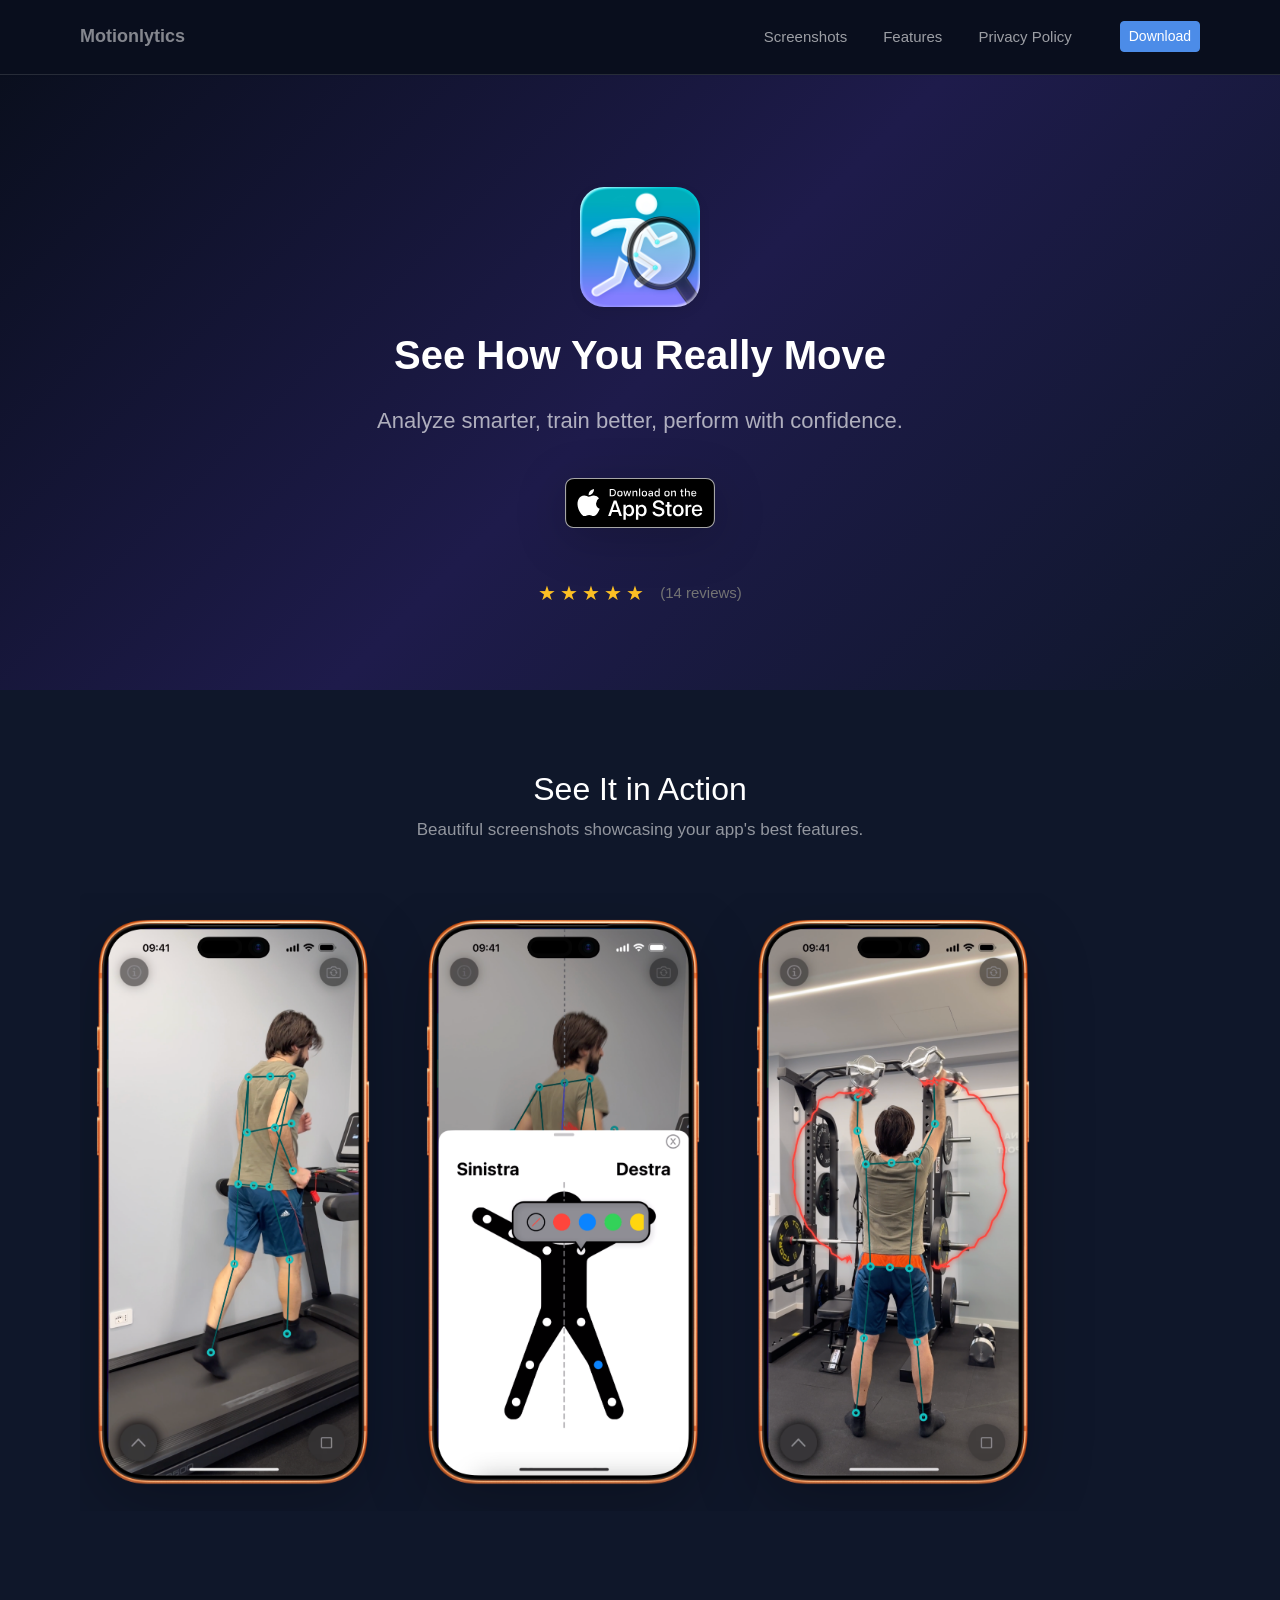
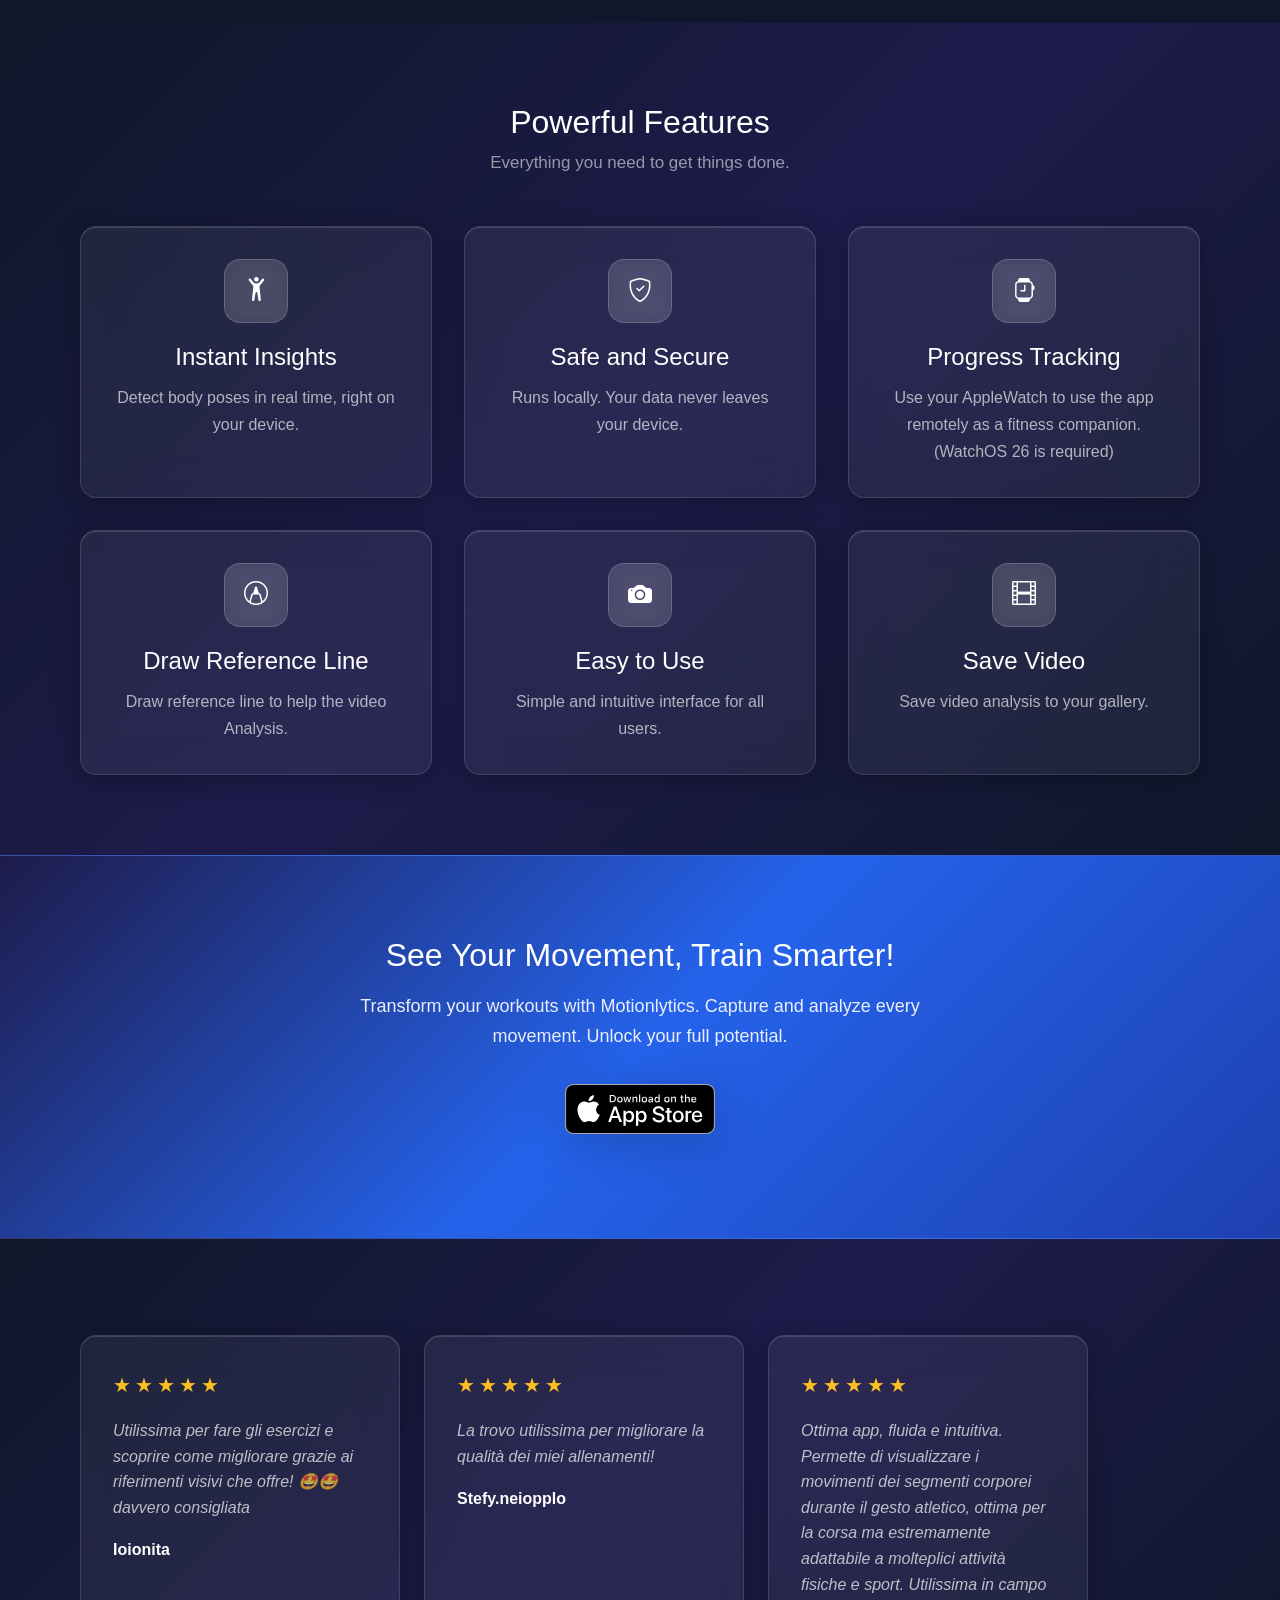
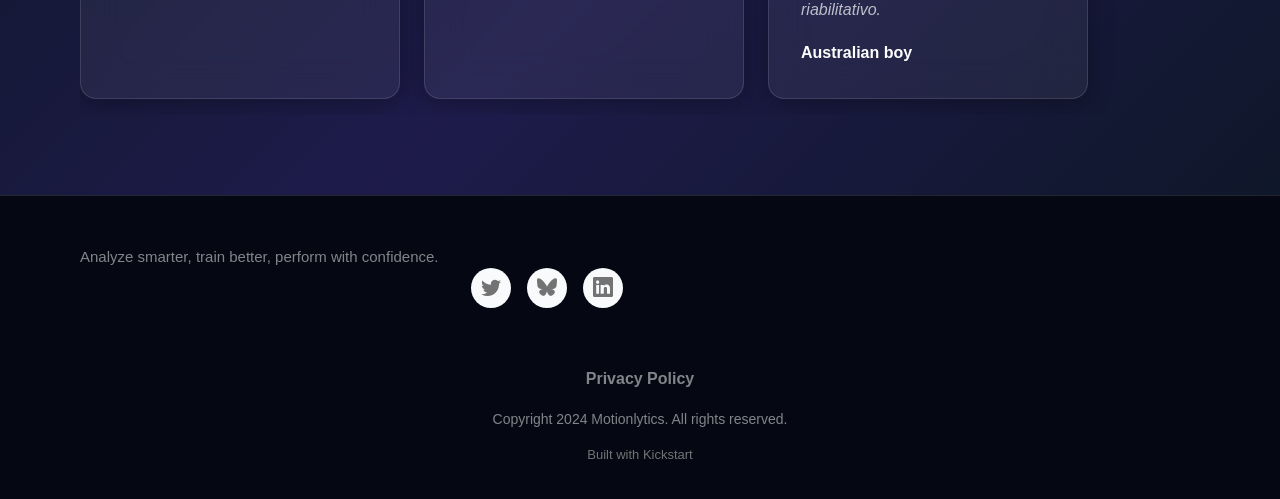
<file: index.html>
<!doctype html>
<html lang="en" data-light-theme="light" data-dark-theme="dark">
  <head>
    <base href="./" />
    <meta property="og:site_name" content="Motionlytics" />
    <meta property="og:title" content="Home" />
    <meta name="twitter:title" content="Home" />
    <meta property="og:url" content="https://motionlytics.app/" />
    <meta name="twitter:domain" content="motionlytics.app" />
    <meta name="twitter:card" content="summary_large_image" />
    <meta name="twitter:dnt" content="on" />
    <meta charset="utf-8" />
    <meta name="viewport" content="width=device-width, initial-scale=1" />
    <meta name="author" content="Stefano" />
    <meta name="generator" content="Ignite v0.6.0" />
    <title>Home</title>
    <link href="css/bootstrap.min.css" rel="stylesheet" />
    <link href="css/bootstrap-icons.min.css" rel="stylesheet" />
    <link href="css/ignite-core.min.css" rel="stylesheet" />
    <link href="https://motionlytics.app/" rel="canonical" />
    <link href="images/favicon.png" rel="icon" />
    <link href="css/styles.css" rel="stylesheet" />
    <style>
:root {
    --primary-color: #4c8ce8;
    --primary-rgb: 76, 140, 232;
    --font-family: -apple-system, BlinkMacSystemFont, 'Segoe UI', Roboto, 'Helvetica Neue', Arial, sans-serif;
    color-scheme: light dark;
}
</style>
    <link href="css/custom.css" rel="stylesheet" />
    <meta name="apple-itunes-app" content="app-id=6739255306" />
  </head>
  <body data-site-classes="site-shell">
    <header>
      <nav class="site-header navbar navbar-expand-md">
        <div class="container flex-wrap flex-lg-nowrap">
          <div class="me-2 me-md-auto">
            <a href="index.html" class="brand-link d-inline-flex align-items-center navbar-brand"><span class="brand-name">Motionlytics</span></a>
          </div>
          <button type="button" class="navbar-toggler btn" data-bs-toggle="collapse" data-bs-target="#navbarCollapse" aria-controls="navbarCollapse" aria-expanded="false" aria-label="Toggle navigation"><span class="navbar-toggler-icon"></span></button>
          <div id="navbarCollapse" class="collapse navbar-collapse">
            <ul class="navbar-nav mb-2 mb-md-0 col justify-content-end">
              <li class="nav-item"><a href="#screenshots" class="nav-link text-nowrap">Screenshots</a></li>
              <li class="nav-item"><a href="#features" class="nav-link text-nowrap">Features</a></li>
              <li class="nav-item"><a href="https://motionlytics.app/privacy/" class="nav-link text-nowrap">Privacy Policy</a></li>
              <li class="nav-item"></li>
              <li class="nav-item"><a href="https://apps.apple.com/app/id6739255306" class="text-nowrap btn btn-sm btn-primary">Download</a></li>
            </ul>
          </div>
        </div>
      </nav>
    </header>
    <main class="site-main">
      <div class="ig-main-content">
        <div id="hero" class="hero hero-centered">
          <div class="container">
            <div class="hero-content">
              <img src="images/app-icon.png" alt="App Icon" class="hero-app-icon" />
              <h1 class="hero-title">See How You Really Move</h1>
              <p class="hero-subtitle">Analyze smarter, train better, perform with confidence.</p>
              <div class="hero-cta">
                <a href="https://apps.apple.com/app/id6739255306" class="store-badge-link"><img src="images/app-store-download-black.svg" alt="Download on the App Store" class="store-badge store-badge-light-mode" /><img src="images/app-store-download-white.svg" alt="Download on the App Store" class="store-badge store-badge-dark-mode" /></a>
              </div>
              <div class="hero-rating">
                <div class="rating-stars">
                  <span class="star">★</span>
                  <span class="star">★</span>
                  <span class="star">★</span>
                  <span class="star">★</span>
                  <span class="star">★</span>
                </div>
                <p class="rating-text"><span class="rating-count">(14 reviews)</span></p>
              </div>
            </div>
          </div>
        </div>
        <div id="screenshots" class="screenshots-section screenshots-carousel">
          <div class="container">
            <div class="section-header">
              <h2>See It in Action</h2>
              <p class="section-description">Beautiful screenshots showcasing your app's best features.</p>
            </div>
            <div class="screenshots-container">
              <div class="screenshots-scroll">
                <div class="screenshot-card">
                  <button type="button" class="screenshot-trigger btn" data-bs-toggle="modal" data-bs-target="#screenshot-modal-0"><img src="images/screenshots/Corsa-framed.png" alt="Body pose detection" class="screenshot-image screenshot-frame-image" /></button>
                </div>
                <div class="screenshot-card">
                  <button type="button" class="screenshot-trigger btn" data-bs-toggle="modal" data-bs-target="#screenshot-modal-1"><img src="images/screenshots/color-framed.png" alt="Assign a color to each desired path." class="screenshot-image screenshot-frame-image" /></button>
                </div>
                <div class="screenshot-card">
                  <button type="button" class="screenshot-trigger btn" data-bs-toggle="modal" data-bs-target="#screenshot-modal-2"><img src="images/screenshots/Manubri-framed.png" alt="See the joints' progression." class="screenshot-image screenshot-frame-image" /></button>
                </div>
              </div>
            </div>
            <div id="screenshot-modal-0" tabindex="-1" class="modal fade screenshot-modal" aria-labelledby="screenshotModalLabel0" aria-hidden="true">
              <div class="modal-dialog modal-lg modal-dialog-centered">
                <div class="modal-content">
                  <div class="modal-header">
                    <h4>Screenshot 1</h4>
                    <button type="button" class="btn btn-close" data-bs-dismiss="modal" label="Close"></button>
                  </div>
                  <div class="modal-body text-center">
                    <img src="images/screenshots/Corsa-framed.png" alt="Body pose detection" class="img-fluid screenshot-lightbox-image screenshot-frame-image" />
                  </div>
                </div>
              </div>
            </div>
            <div id="screenshot-modal-1" tabindex="-1" class="modal fade screenshot-modal" aria-labelledby="screenshotModalLabel1" aria-hidden="true">
              <div class="modal-dialog modal-lg modal-dialog-centered">
                <div class="modal-content">
                  <div class="modal-header">
                    <h4>Screenshot 2</h4>
                    <button type="button" class="btn btn-close" data-bs-dismiss="modal" label="Close"></button>
                  </div>
                  <div class="modal-body text-center">
                    <img src="images/screenshots/color-framed.png" alt="Assign a color to each desired path." class="img-fluid screenshot-lightbox-image screenshot-frame-image" />
                  </div>
                </div>
              </div>
            </div>
            <div id="screenshot-modal-2" tabindex="-1" class="modal fade screenshot-modal" aria-labelledby="screenshotModalLabel2" aria-hidden="true">
              <div class="modal-dialog modal-lg modal-dialog-centered">
                <div class="modal-content">
                  <div class="modal-header">
                    <h4>Screenshot 3</h4>
                    <button type="button" class="btn btn-close" data-bs-dismiss="modal" label="Close"></button>
                  </div>
                  <div class="modal-body text-center">
                    <img src="images/screenshots/Manubri-framed.png" alt="See the joints' progression." class="img-fluid screenshot-lightbox-image screenshot-frame-image" />
                  </div>
                </div>
              </div>
            </div>
          </div>
        </div>
        <div id="features" class="features-section features-grid-layout features-grid-multiple-of-three">
          <div class="container">
            <div class="section-header">
              <h2>Powerful Features</h2>
              <p class="section-description">Everything you need to get things done.</p>
            </div>
            <div class="features-grid">
              <div class="feature-card">
                <div class="feature-icon">
                  <i class="feature-icon-image bi-person-arms-up"></i>
                </div>
                <h4 class="feature-title">Instant Insights</h4>
                <p class="feature-description">Detect body poses in real time, right on your device.</p>
              </div>
              <div class="feature-card">
                <div class="feature-icon">
                  <i class="feature-icon-image bi-shield-check"></i>
                </div>
                <h4 class="feature-title">Safe and Secure</h4>
                <p class="feature-description">Runs locally. Your data never leaves your device.</p>
              </div>
              <div class="feature-card">
                <div class="feature-icon">
                  <i class="feature-icon-image bi-smartwatch"></i>
                </div>
                <h4 class="feature-title">Progress Tracking</h4>
                <p class="feature-description">Use your AppleWatch to use the app remotely as a fitness companion. (WatchOS 26 is required)</p>
              </div>
              <div class="feature-card">
                <div class="feature-icon">
                  <i class="feature-icon-image bi-marker-tip"></i>
                </div>
                <h4 class="feature-title">Draw Reference Line</h4>
                <p class="feature-description">Draw reference line to help the video Analysis.</p>
              </div>
              <div class="feature-card">
                <div class="feature-icon">
                  <i class="feature-icon-image bi-camera-fill"></i>
                </div>
                <h4 class="feature-title">Easy to Use</h4>
                <p class="feature-description">Simple and intuitive interface for all users.</p>
              </div>
              <div class="feature-card">
                <div class="feature-icon">
                  <i class="feature-icon-image bi-film"></i>
                </div>
                <h4 class="feature-title">Save Video</h4>
                <p class="feature-description">Save video analysis to your gallery.</p>
              </div>
            </div>
          </div>
        </div>
        <div id="download" class="download-section">
          <div class="container">
            <div class="download-content">
              <h2>See Your Movement, Train Smarter!</h2>
              <p class="download-description">Transform your workouts with Motionlytics. Capture and analyze every movement. Unlock your full potential.</p>
              <div class="store-badges">
                <a href="https://apps.apple.com/app/id6739255306" class="store-badge-link"><img src="images/app-store-download-black.svg" alt="Download on the App Store" class="store-badge store-badge-light-mode" /><img src="images/app-store-download-white.svg" alt="Download on the App Store" class="store-badge store-badge-dark-mode" /></a>
              </div>
            </div>
          </div>
        </div>
        <div id="reviews" class="testimonials-section testimonials-carousel">
          <div class="container">
            <div class="section-header"></div>
            <div class="testimonials-scroll">
              <div class="testimonial-card">
                <div class="testimonial-rating">
                  <span class="star">★</span>
                  <span class="star">★</span>
                  <span class="star">★</span>
                  <span class="star">★</span>
                  <span class="star">★</span>
                </div>
                <p class="testimonial-quote">Utilissima per fare gli esercizi e scoprire come migliorare grazie ai riferimenti visivi che offre! 🤩🤩 davvero consigliata</p>
                <p class="testimonial-author">Ioionita</p>
              </div>
              <div class="testimonial-card">
                <div class="testimonial-rating">
                  <span class="star">★</span>
                  <span class="star">★</span>
                  <span class="star">★</span>
                  <span class="star">★</span>
                  <span class="star">★</span>
                </div>
                <p class="testimonial-quote">La trovo utilissima per migliorare la qualità dei miei allenamenti!</p>
                <p class="testimonial-author">Stefy.neiopplo</p>
              </div>
              <div class="testimonial-card">
                <div class="testimonial-rating">
                  <span class="star">★</span>
                  <span class="star">★</span>
                  <span class="star">★</span>
                  <span class="star">★</span>
                  <span class="star">★</span>
                </div>
                <p class="testimonial-quote">Ottima app, fluida e intuitiva. Permette di visualizzare i movimenti dei segmenti corporei durante il gesto atletico, ottima per la corsa ma estremamente adattabile a molteplici attività fisiche e sport. Utilissima in campo riabilitativo.</p>
                <p class="testimonial-author">Australian boy</p>
              </div>
            </div>
          </div>
        </div>
      </div>
    </main>
    <div class="site-footer">
      <div class="container">
        <div class="footer-content">
          <div class="footer-brand">
            <p class="footer-tagline">Analyze smarter, train better, perform with confidence.</p>
          </div>
          <div class="footer-social">
            <a href="https://x.com/ste_pozzi" class="social-link"><i class="bi-twitter"></i></a>
            <a href="https://bsky.app/profile/ste12code.bsky.social" class="social-link"><i class="bi-bluesky"></i></a>
            <a href="https://www.linkedin.com/in/stefano12pozzi/" class="social-link"><i class="bi-linkedin"></i></a>
          </div>
        </div>
        <div class="footer-copyright">
          <div class="footer-links">
            <a href="privacy/index.html" class="footer-privacy-link">Privacy Policy</a>
          </div>
          <p>Copyright 2024 Motionlytics. All rights reserved.</p>
          <a href="https://kickstart.tools" class="footer-kickstart-link">Built with Kickstart</a>
        </div>
      </div>
    </div>
    <script src="js/bootstrap.bundle.min.js"></script>
    <script src="js/ignite-core.js"></script>
  </body>
</html>
</file>
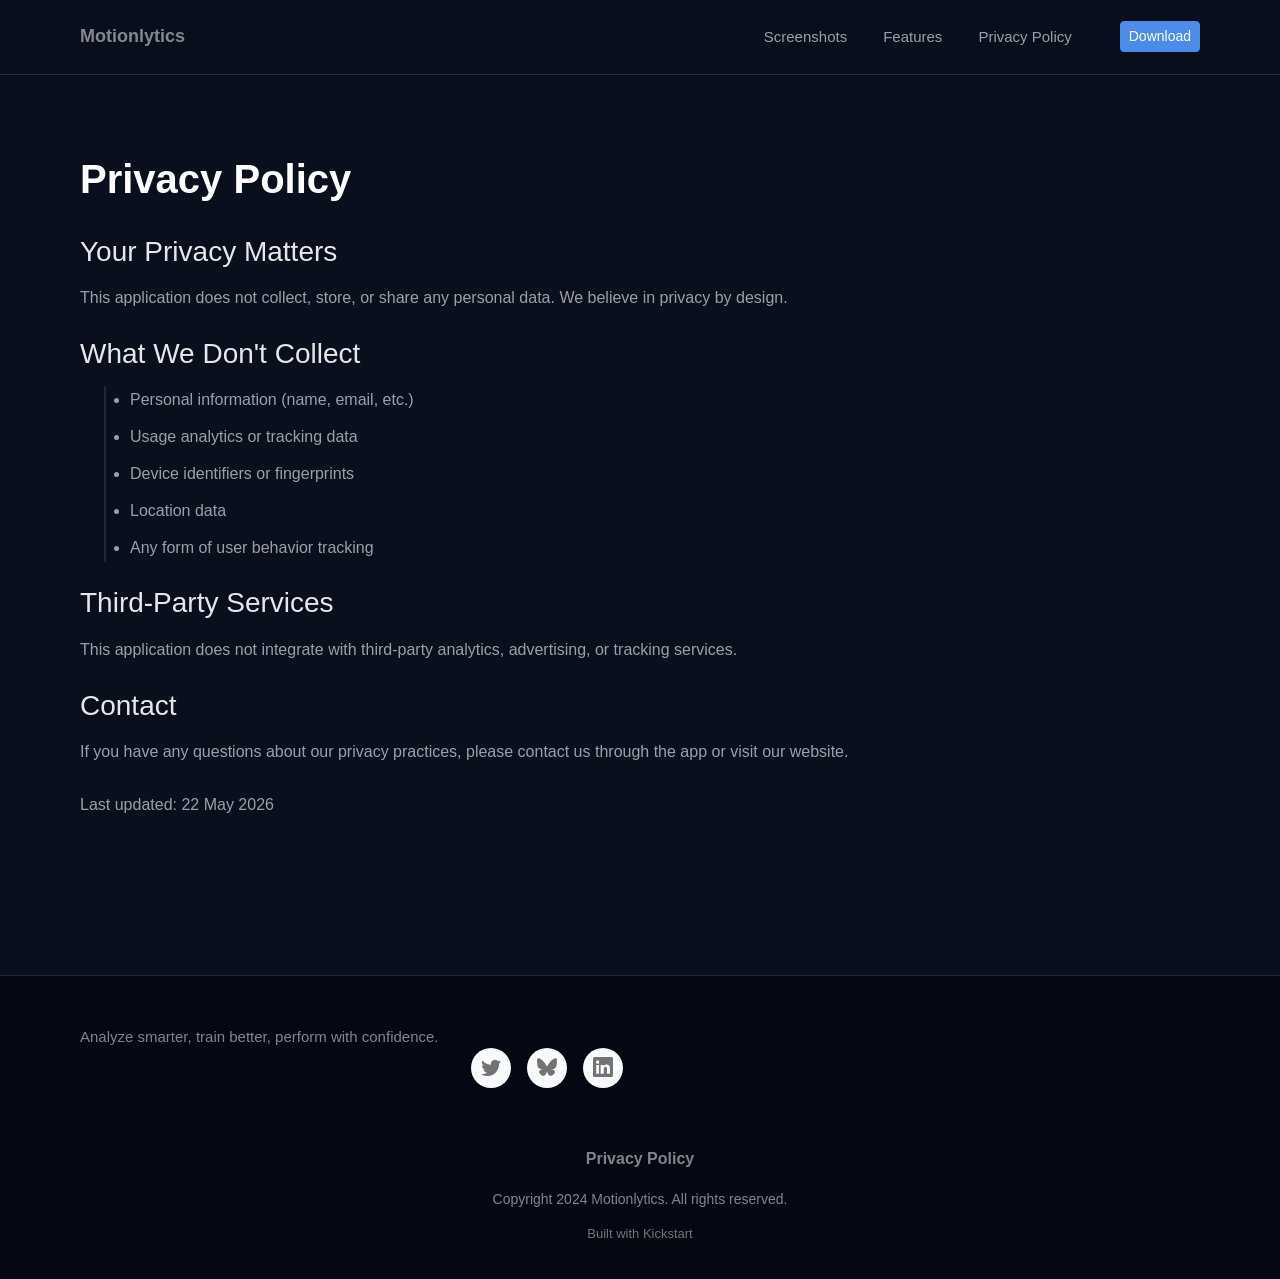
<file: privacy/index.html>
<!doctype html>
<html lang="en" data-light-theme="light" data-dark-theme="dark">
  <head>
    <base href="../" />
    <meta property="og:site_name" content="Motionlytics" />
    <meta property="og:title" content="Privacy Policy" />
    <meta name="twitter:title" content="Privacy Policy" />
    <meta property="og:url" content="https://motionlytics.app/privacy" />
    <meta name="twitter:domain" content="motionlytics.app" />
    <meta name="twitter:card" content="summary_large_image" />
    <meta name="twitter:dnt" content="on" />
    <meta charset="utf-8" />
    <meta name="viewport" content="width=device-width, initial-scale=1" />
    <meta name="author" content="Stefano" />
    <meta name="generator" content="Ignite v0.6.0" />
    <title>Privacy Policy</title>
    <link href="css/bootstrap.min.css" rel="stylesheet" />
    <link href="css/bootstrap-icons.min.css" rel="stylesheet" />
    <link href="css/ignite-core.min.css" rel="stylesheet" />
    <link href="https://motionlytics.app/privacy" rel="canonical" />
    <link href="images/favicon.png" rel="icon" />
    <link href="css/styles.css" rel="stylesheet" />
    <style>
:root {
    --primary-color: #4c8ce8;
    --primary-rgb: 76, 140, 232;
    --font-family: -apple-system, BlinkMacSystemFont, 'Segoe UI', Roboto, 'Helvetica Neue', Arial, sans-serif;
    color-scheme: light dark;
}
</style>
    <link href="css/custom.css" rel="stylesheet" />
    <meta name="apple-itunes-app" content="app-id=6739255306" />
  </head>
  <body data-site-classes="site-shell">
    <header>
      <nav class="site-header navbar navbar-expand-md">
        <div class="container flex-wrap flex-lg-nowrap">
          <div class="me-2 me-md-auto">
            <a href="index.html" class="brand-link d-inline-flex align-items-center navbar-brand"><span class="brand-name">Motionlytics</span></a>
          </div>
          <button type="button" class="navbar-toggler btn" data-bs-toggle="collapse" data-bs-target="#navbarCollapse" aria-controls="navbarCollapse" aria-expanded="false" aria-label="Toggle navigation"><span class="navbar-toggler-icon"></span></button>
          <div id="navbarCollapse" class="collapse navbar-collapse">
            <ul class="navbar-nav mb-2 mb-md-0 col justify-content-end">
              <li class="nav-item"><a href="#screenshots" class="nav-link text-nowrap">Screenshots</a></li>
              <li class="nav-item"><a href="#features" class="nav-link text-nowrap">Features</a></li>
              <li class="nav-item"><a href="https://motionlytics.app/privacy/" class="nav-link text-nowrap">Privacy Policy</a></li>
              <li class="nav-item"></li>
              <li class="nav-item"><a href="https://apps.apple.com/app/id6739255306" class="text-nowrap btn btn-sm btn-primary">Download</a></li>
            </ul>
          </div>
        </div>
      </nav>
    </header>
    <main class="site-main">
      <div class="ig-main-content">
        <div class="privacy-page">
          <div class="container">
            <div class="privacy-content">
              <h1 class="privacy-title">Privacy Policy</h1>
              <h3>Your Privacy Matters</h3>
              <p>This application does not collect, store, or share any personal data. We believe in privacy by design.</p>
              <h3 class="mt-4">What We Don't Collect</h3>
              <ul>
                <li><p class="m-0">Personal information (name, email, etc.)</p></li>
                <li><p class="m-0">Usage analytics or tracking data</p></li>
                <li><p class="m-0">Device identifiers or fingerprints</p></li>
                <li><p class="m-0">Location data</p></li>
                <li><p class="m-0">Any form of user behavior tracking</p></li>
              </ul>
              <h3 class="mt-4">Third-Party Services</h3>
              <p>This application does not integrate with third-party analytics, advertising, or tracking services.</p>
              <h3 class="mt-4">Contact</h3>
              <p>If you have any questions about our privacy practices, please contact us through the app or visit our website.</p>
              <p class="text-body-secondary mt-4">Last updated: 22 May 2026</p>
            </div>
          </div>
        </div>
      </div>
    </main>
    <div class="site-footer">
      <div class="container">
        <div class="footer-content">
          <div class="footer-brand">
            <p class="footer-tagline">Analyze smarter, train better, perform with confidence.</p>
          </div>
          <div class="footer-social">
            <a href="https://x.com/ste_pozzi" class="social-link"><i class="bi-twitter"></i></a>
            <a href="https://bsky.app/profile/ste12code.bsky.social" class="social-link"><i class="bi-bluesky"></i></a>
            <a href="https://www.linkedin.com/in/stefano12pozzi/" class="social-link"><i class="bi-linkedin"></i></a>
          </div>
        </div>
        <div class="footer-copyright">
          <div class="footer-links">
            <a href="privacy/index.html" class="footer-privacy-link">Privacy Policy</a>
          </div>
          <p>Copyright 2024 Motionlytics. All rights reserved.</p>
          <a href="https://kickstart.tools" class="footer-kickstart-link">Built with Kickstart</a>
        </div>
      </div>
    </div>
    <script src="js/bootstrap.bundle.min.js"></script>
    <script src="js/ignite-core.js"></script>
  </body>
</html>
</file>
<file: css/styles.css>
/* Custom styles */
:root {
    /* Theme colors - these can be overridden dynamically */
    --primary-color: #2563eb;
    --primary-hover: color-mix(in srgb, var(--primary-color) 84%, black);
    --primary-rgb: 37, 99, 235;

    /* Text colors */
    --text-dark: #0a0a0a;
    --text-primary: #1a1a1a;
    --text-muted: #525252;
    --text-light: #737373;
    --text-secondary: var(--text-muted);

    /* Background colors */
    --bg-page: #ffffff;
    --bg-light: #f8fafc;
    --bg-card: #ffffff;
    --bg-primary: var(--bg-page);
    --bg-secondary: var(--bg-light);
    --surface-elevated: color-mix(in srgb, var(--bg-page) 92%, transparent);
    --section-surface-a: var(--bg-page);
    --section-surface-b: #f8f9fb;

    /* Border and shadow */
    --border-color: rgba(0, 0, 0, 0.06);
    --shadow-sm: 0 1px 3px rgba(0, 0, 0, 0.02);
    --shadow-md: 0 4px 12px rgba(0, 0, 0, 0.08);
    --shadow-lg: 0 8px 24px rgba(0, 0, 0, 0.12);

    /* Special colors */
    --star-color: #facc15;

    /* Font families */
    --font-family-system: -apple-system, BlinkMacSystemFont, "Segoe UI", "Roboto", "Helvetica Neue", sans-serif;
    --font-family-serif: Georgia, "Times New Roman", Times, serif;
    --font-family-mono: "SF Mono", Menlo, Monaco, Consolas, monospace;
    --font-family: var(--font-family-system);

    /* Spacing scale */
    --spacing-xs: 0.25rem;
    --spacing-sm: 0.5rem;
    --spacing-md: 1rem;
    --spacing-lg: 1.5rem;
    --spacing-xl: 2rem;
    --spacing-2xl: 3rem;
    --spacing-3xl: 5rem;

    /* Border radius */
    --radius-sm: 0.375rem;
    --radius-md: 0.625rem;
    --radius-lg: 1rem;
    --border-radius-sm: var(--radius-sm);
    --border-radius-md: var(--radius-md);
    --border-radius-lg: var(--radius-lg);
    --section-padding-y: var(--spacing-3xl);
    --section-padding: var(--section-padding-y) 0;
    --bs-primary: var(--primary-color);
    --bs-primary-rgb: var(--primary-rgb);
    --bs-link-color: var(--primary-color);
    --bs-link-color-rgb: var(--primary-rgb);
    --bs-link-hover-color: var(--primary-hover);
    --bs-link-hover-color-rgb: var(--primary-rgb);
}

/* Dark mode via class */
body[data-site-classes~="dark-mode"] {
    --text-dark: #fafafa;
    --text-primary: #e5e5e5;
    --text-muted: #a1a1aa;
    --text-light: #71717a;
    --text-secondary: var(--text-muted);
    --bg-page: #0a0a0a;
    --bg-light: #18181b;
    --bg-card: #27272a;
    --bg-primary: var(--bg-page);
    --bg-secondary: var(--bg-light);
    --surface-elevated: rgba(10, 10, 10, 0.92);
    --section-surface-a: var(--bg-page);
    --section-surface-b: #111114;
    --border-color: rgba(255, 255, 255, 0.1);
    --shadow-sm: 0 1px 3px rgba(0, 0, 0, 0.3);
    --shadow-md: 0 4px 12px rgba(0, 0, 0, 0.4);
    --shadow-lg: 0 8px 24px rgba(0, 0, 0, 0.5);
}

body[data-site-classes~="dark-mode"] .site-header .navbar-toggler-icon {
    background-image: url("data:image/svg+xml,%3csvg xmlns='http://www.w3.org/2000/svg' viewBox='0 0 30 30'%3e%3cpath stroke='rgba%28255,255,255,0.88%29' stroke-linecap='round' stroke-miterlimit='10' stroke-width='2' d='M4 7h22M4 15h22M4 23h22'/%3e%3c/svg%3e");
}

/* Dark mode via system preference (auto) */
@media (prefers-color-scheme: dark) {
    body:not([data-site-classes~="light-mode"]):not([data-site-classes~="dark-mode"]) {
        --text-dark: #fafafa;
        --text-primary: #e5e5e5;
        --text-muted: #a1a1aa;
        --text-light: #71717a;
        --text-secondary: var(--text-muted);
        --bg-page: #0a0a0a;
        --bg-light: #18181b;
        --bg-card: #27272a;
        --bg-primary: var(--bg-page);
        --bg-secondary: var(--bg-light);
        --surface-elevated: rgba(10, 10, 10, 0.92);
        --section-surface-a: var(--bg-page);
        --section-surface-b: #111114;
        --border-color: rgba(255, 255, 255, 0.1);
        --shadow-sm: 0 1px 3px rgba(0, 0, 0, 0.3);
        --shadow-md: 0 4px 12px rgba(0, 0, 0, 0.4);
        --shadow-lg: 0 8px 24px rgba(0, 0, 0, 0.5);
    }

    body:not([data-site-classes~="light-mode"]):not([data-site-classes~="dark-mode"]) .site-header .navbar-toggler-icon {
        background-image: url("data:image/svg+xml,%3csvg xmlns='http://www.w3.org/2000/svg' viewBox='0 0 30 30'%3e%3cpath stroke='rgba%28255,255,255,0.88%29' stroke-linecap='round' stroke-miterlimit='10' stroke-width='2' d='M4 7h22M4 15h22M4 23h22'/%3e%3c/svg%3e");
    }
}

/* Spacing density variations */
body[data-site-classes~="density-compact"] {
    --spacing-md: 0.75rem;
    --spacing-lg: 1rem;
    --spacing-xl: 1.5rem;
    --spacing-2xl: 2rem;
    --spacing-3xl: 3.5rem;
}

body[data-site-classes~="density-spacious"] {
    --spacing-md: 1.25rem;
    --spacing-lg: 2rem;
    --spacing-xl: 3rem;
    --spacing-2xl: 4rem;
    --spacing-3xl: 6rem;
}

/* Font family variations */
body[data-site-classes~="font-serif"] {
    --font-family: var(--font-family-serif);
}

body[data-site-classes~="font-mono"] {
    --font-family: var(--font-family-mono);
}

/* Base Styles */
html {
    background-color: var(--bg-page);
}

body {
    --bs-body-font-family: var(--font-family);
    --bs-body-color: var(--text-primary);
    --bs-body-bg: var(--bg-page);
    --bs-emphasis-color: var(--text-dark);
    --bs-secondary-color: var(--text-secondary);
    --bs-secondary-bg: var(--bg-secondary);
    --bs-tertiary-color: var(--text-light);
    --bs-tertiary-bg: var(--bg-light);
    --bs-border-color: var(--border-color);
    --bs-card-bg: var(--bg-card);
    --bs-card-border-color: var(--border-color);
    --bs-card-cap-bg: color-mix(in srgb, var(--bg-card) 88%, var(--bg-light));
    --bs-focus-ring-color: rgba(var(--primary-rgb), 0.15);
    margin: 0;
    font-family: var(--font-family);
    color: var(--text-primary);
    background-color: var(--bg-page);
    line-height: 1.7;
    min-height: 100vh;
    -webkit-font-smoothing: antialiased;
}

img {
    display: block;
    max-width: 100%;
}

.site-main {
    display: block;
}

.ig-main-content > .screenshots-section,
.ig-main-content > .highlights-section,
.ig-main-content > .features-section,
.ig-main-content > .testimonials-section,
.ig-main-content > .blog-posts-section,
.ig-main-content > .faq-section,
.ig-main-content > .pricing-section,
.ig-main-content > .team-section,
.ig-main-content > .video-section,
.ig-main-content > .newsletter-section,
.ig-main-content > .changelog-section,
.ig-main-content > .contact-form-section,
.ig-main-content > .custom-html-section,
.ig-main-content > .presskit-section {
    --section-surface: var(--section-surface-a);
}

.ig-main-content > .screenshots-section:nth-of-type(even),
.ig-main-content > .highlights-section:nth-of-type(even),
.ig-main-content > .features-section:nth-of-type(even),
.ig-main-content > .testimonials-section:nth-of-type(even),
.ig-main-content > .blog-posts-section:nth-of-type(even),
.ig-main-content > .faq-section:nth-of-type(even),
.ig-main-content > .pricing-section:nth-of-type(even),
.ig-main-content > .team-section:nth-of-type(even),
.ig-main-content > .video-section:nth-of-type(even),
.ig-main-content > .newsletter-section:nth-of-type(even),
.ig-main-content > .changelog-section:nth-of-type(even),
.ig-main-content > .contact-form-section:nth-of-type(even),
.ig-main-content > .custom-html-section:nth-of-type(even),
.ig-main-content > .presskit-section:nth-of-type(even) {
    --section-surface: var(--section-surface-b);
}

.container {
    max-width: 1200px;
    margin: 0 auto;
    padding: 0 1.5rem;
}

@media (min-width: 768px) {
    .container {
        padding: 0 2.5rem;
    }
}

/* Header */
.site-header {
    background: var(--surface-elevated);
    color: var(--text-primary);
    backdrop-filter: blur(12px);
    position: sticky;
    top: 0;
    z-index: 1000;
    border-bottom: 1px solid var(--border-color);
    box-shadow: var(--shadow-sm);
    padding: var(--spacing-md) 0;
    --bs-navbar-color: var(--text-muted);
    --bs-navbar-hover-color: var(--text-dark);
    --bs-navbar-active-color: var(--text-dark);
    --bs-navbar-brand-color: var(--text-dark);
    --bs-navbar-brand-hover-color: var(--text-dark);
    --bs-navbar-disabled-color: var(--text-light);
    --bs-navbar-toggler-border-color: var(--border-color);
    --bs-navbar-toggler-focus-width: 0;
}

.site-header .container {
    align-items: center;
    gap: var(--spacing-sm) var(--spacing-lg);
}

.site-header .navbar-brand {
    margin-right: 0;
    padding-top: 0;
    padding-bottom: 0;
}

.brand-link {
    display: flex;
    align-items: center;
    gap: 0.875rem;
    text-decoration: none;
    color: inherit;
    transition: transform 0.2s ease;
}

.brand-link:hover {
    transform: translateY(-1px);
    text-decoration: none;
}

.site-logo {
    height: 3rem;
    width: 3rem;
    border-radius: 0.75rem;
    border: 1px solid rgba(0, 0, 0, 0.08);
    box-shadow: 0 2px 8px rgba(0, 0, 0, 0.06);
    object-fit: cover;
}

.brand-name {
    font-size: 1.125rem;
    font-weight: 600;
    color: var(--text-dark);
}

.site-header .navbar-collapse {
    align-items: center;
}

.site-header .navbar-nav {
    align-items: flex-start;
    gap: var(--spacing-xs);
}

.site-header .nav-link,
.nav-link {
    color: var(--text-muted);
    text-decoration: none;
    font-weight: 500;
    font-size: 0.9375rem;
    transition: color 0.2s ease;
    position: relative;
}

.site-header .nav-link:hover,
.nav-link:hover {
    color: var(--text-dark);
    text-decoration: none;
}

.site-header .nav-link.active {
    color: var(--text-dark);
}

.nav-link::after {
    content: '';
    position: absolute;
    bottom: -0.25rem;
    left: 0;
    width: 0;
    height: 2px;
    background: var(--primary-color);
    transition: width 0.3s ease;
}

.nav-link:hover::after {
    width: 100%;
}

.site-header .navbar-toggler {
    padding: 0.4rem 0.55rem;
    border-radius: var(--radius-sm);
}

.site-header .navbar-toggler:focus {
    box-shadow: none;
}

.site-header .navbar-toggler-icon {
    background-image: url("data:image/svg+xml,%3csvg xmlns='http://www.w3.org/2000/svg' viewBox='0 0 30 30'%3e%3cpath stroke='rgba%2810,10,10,0.82%29' stroke-linecap='round' stroke-miterlimit='10' stroke-width='2' d='M4 7h22M4 15h22M4 23h22'/%3e%3c/svg%3e");
}

/* CTA Button */
.cta-button {
    display: inline-block;
    background: var(--primary-color);
    color: #fff !important;
    padding: 0.875rem 2rem;
    border-radius: 0.625rem;
    font-weight: 600;
    text-decoration: none;
    transition: transform 0.2s ease, box-shadow 0.2s ease, color 0.2s ease;
    box-shadow: 0 4px 12px rgba(var(--primary-rgb), 0.2);
}

.cta-button:hover {
    background: var(--primary-hover);
    transform: translateY(-2px);
    box-shadow: 0 6px 20px rgba(var(--primary-rgb), 0.3);
    text-decoration: none;
}

.nav-cta-button {
    padding: 0.625rem 1rem;
    border-radius: 999px;
    box-shadow: none;
}

.nav-cta-button:hover {
    box-shadow: 0 10px 24px rgba(var(--primary-rgb), 0.18);
}

.cta-button-primary {
    background: linear-gradient(135deg, var(--primary-color) 0%, var(--primary-hover) 100%);
    padding: 1rem 2.5rem;
    font-size: 1.0625rem;
}

/* Hero Section */
.hero {
    padding: 5rem 0 4rem;
    background: linear-gradient(180deg, var(--bg-light) 0%, var(--bg-page) 100%);
    text-align: center;
}

@media (min-width: 768px) {
    .hero {
        padding: 7rem 0 5rem;
    }
}

.hero-content {
    max-width: 800px;
    margin: 0 auto;
}

.hero-title {
    margin-bottom: 1.5rem;
    color: var(--text-dark);
    font-weight: 800;
}

.hero-subtitle {
    font-size: clamp(1.125rem, 2vw, 1.375rem);
    line-height: 1.6;
    color: var(--text-muted);
    margin-bottom: 2.5rem;
}

.hero-cta {
    margin-bottom: 2.5rem;
}

.hero-rating {
    display: flex;
    align-items: center;
    justify-content: center;
    gap: 1rem;
    flex-wrap: wrap;
}

.rating-stars {
    display: flex;
    gap: 0.25rem;
}

.star {
    color: var(--star-color);
    font-size: 1.25rem;
}

.rating-text {
    font-size: 0.9375rem;
    color: var(--text-muted);
    margin: 0;
}

.rating-count {
    color: var(--text-light);
}

/* Section Headers */
.section-header {
    text-align: center;
    max-width: 700px;
    margin: 0 auto 3rem;
}

.section-header:empty,
.section-header:not(:has(*)) {
    display: none;
}

.section-description {
    color: var(--text-muted);
    font-size: 1.0625rem;
}

/* Screenshots Section */
.screenshots-section {
    padding: 5rem 0;
    background: var(--section-surface, var(--bg-page));
}

.screenshots-container {
    margin-bottom: 2rem;
}

.screenshots-scroll {
    display: flex;
    gap: 1.5rem;
    overflow-x: auto;
    padding: 1rem 0;
    scroll-snap-type: x mandatory;
    -webkit-overflow-scrolling: touch;
}

.screenshot-card {
    flex: 0 0 auto;
    scroll-snap-align: start;
}

.screenshot-image {
    width: 280px;
    height: auto;
    border-radius: 1rem;
    box-shadow: 0 4px 20px rgba(0, 0, 0, 0.1);
}

.screenshot-frame-image {
    border-radius: 0;
    box-shadow: none;
    filter: drop-shadow(0 1.25rem 2rem rgba(0, 0, 0, 0.22));
}

/* Highlights Section */
.highlights-section {
    padding: var(--section-padding-y) 0;
    background: var(--section-surface, var(--bg-light));
}

.highlights-section .highlights-grid {
    margin-top: 0;
}

.highlights-grid {
    display: grid;
    grid-template-columns: repeat(3, minmax(0, 1fr));
    gap: 2rem;
}

.highlight-card {
    background: var(--bg-card);
    padding: 2rem;
    border-radius: 1rem;
    box-shadow: var(--shadow-sm);
    transition: transform 0.2s ease, box-shadow 0.2s ease;
}

.highlight-card:hover {
    transform: translateY(-4px);
    box-shadow: var(--shadow-lg);
}

.highlight-title {
    margin-bottom: 0.75rem;
    color: var(--text-dark);
}

.highlight-description {
    color: var(--text-muted);
    margin: 0;
}

.highlights-section.highlights-grid-multiple-of-three .highlights-grid,
.highlights-section.highlights-grid-multiple-of-two .highlights-grid {
    grid-template-columns: 1fr;
}

@media (min-width: 42rem) {
    .highlights-section.highlights-grid-multiple-of-two .highlights-grid {
        grid-template-columns: repeat(2, minmax(0, 1fr));
    }
}

@media (min-width: 56rem) {
    .highlights-section.highlights-grid-multiple-of-three .highlights-grid {
        grid-template-columns: repeat(3, minmax(0, 1fr));
    }
}

@media (max-width: 767px) {
    .highlights-grid {
        grid-template-columns: 1fr;
    }
}

/* Features Section */
.features-section {
    padding: 5rem 0;
    background: var(--section-surface, var(--bg-page));
}

.feature-category {
    margin-bottom: 4rem;
}

.feature-category:last-child {
    margin-bottom: 0;
}

.category-title {
    text-align: center;
    margin-bottom: 0.75rem;
}

.category-description {
    text-align: center;
    color: var(--text-muted);
    max-width: 700px;
    margin: 0 auto 2rem;
}

.features-grid {
    display: grid;
    grid-template-columns: repeat(auto-fit, minmax(280px, 1fr));
    gap: 2rem;
}

.feature-card {
    background: var(--bg-light);
    padding: 2rem;
    border-radius: 1rem;
    text-align: center;
}

.feature-icon {
    width: 4rem;
    height: 4rem;
    background: linear-gradient(135deg, var(--primary-color) 0%, var(--primary-hover) 100%);
    border-radius: 1rem;
    display: flex;
    align-items: center;
    justify-content: center;
    margin: 0 auto 1.25rem;
}

.feature-icon-image {
    font-size: 1.5rem;
    color: #fff;
}

.feature-title {
    margin-bottom: 0.75rem;
    color: var(--text-dark);
}

.feature-description {
    color: var(--text-muted);
    margin: 0;
}

/* Testimonials Section */
.testimonials-section {
    padding: 5rem 0;
    background: var(--section-surface, var(--bg-light));
}

.testimonials-scroll {
    display: flex;
    gap: 1.5rem;
    overflow-x: auto;
    padding: 1rem 0;
    -webkit-overflow-scrolling: touch;
}

.testimonial-card {
    flex: 0 0 auto;
    width: 320px;
    background: var(--bg-card);
    padding: 2rem;
    border-radius: 1rem;
    box-shadow: var(--shadow-sm);
}

.testimonial-rating {
    display: flex;
    gap: 0.25rem;
    margin-bottom: 1rem;
}

.testimonial-quote {
    color: var(--text-muted);
    font-style: italic;
    margin-bottom: 1rem;
    line-height: 1.6;
}

.testimonial-author {
    font-weight: 600;
    color: var(--text-dark);
    margin: 0;
}

/* Download Section */
.download-section {
    padding: 5rem 0;
    background: linear-gradient(135deg, var(--primary-color) 0%, var(--primary-hover) 100%);
    text-align: center;
}

.download-content h2 {
    color: #fff;
    margin-bottom: 1rem;
}

.download-description {
    color: rgba(255, 255, 255, 0.9);
    max-width: 600px;
    margin: 0 auto 2rem;
    font-size: 1.125rem;
}

.download-section .download-cta-button {
    background: #fff;
    color: #000 !important;
    box-shadow: 0 10px 28px rgba(0, 0, 0, 0.2);
}

.download-section .download-cta-button:hover {
    background: rgba(255, 255, 255, 0.92);
    color: #000 !important;
    box-shadow: 0 14px 34px rgba(0, 0, 0, 0.25);
}

/* FAQ Section */
.faq-section {
    padding: 5rem 0;
    background: var(--section-surface, var(--bg-page));
}

.faq-accordion {
    --bs-accordion-bg: var(--bg-card);
    --bs-accordion-border-color: var(--border-color);
    --bs-accordion-border-radius: var(--radius-lg);
    --bs-accordion-btn-bg: var(--bg-card);
    --bs-accordion-btn-color: var(--text-dark);
    --bs-accordion-active-bg: var(--bg-card);
    --bs-accordion-active-color: var(--text-dark);
    --bs-accordion-btn-focus-border-color: rgba(var(--primary-rgb), 0.45);
    --bs-accordion-btn-focus-box-shadow: 0 0 0 0.2rem rgba(var(--primary-rgb), 0.15);
    max-width: 800px;
    margin: 0 auto;
}

.faq-accordion .accordion-item {
    overflow: hidden;
    background: var(--bg-card);
    border: 1px solid var(--border-color);
    border-radius: 0;
    box-shadow: none;
}

.faq-accordion .accordion-item:first-child {
    border-top-left-radius: var(--radius-lg);
    border-top-right-radius: var(--radius-lg);
}

.faq-accordion .accordion-item:last-child {
    border-bottom-left-radius: var(--radius-lg);
    border-bottom-right-radius: var(--radius-lg);
}

.faq-accordion .accordion-item + .accordion-item {
    border-top: 0;
    margin-top: 0;
}

.faq-accordion .accordion-button {
    font-size: 1.05rem;
    color: var(--text-dark);
    padding: 1.25rem 1.5rem;
    box-shadow: none;
    background: var(--bg-card);
}

.faq-accordion .accordion-button:not(.collapsed) {
    box-shadow: none;
    border-bottom: 1px solid var(--border-color);
}

.faq-accordion .accordion-body {
    background: var(--bg-card);
    color: var(--text-primary);
    padding: 1rem 1.5rem 1.25rem;
}

.faq-answer {
    margin: 0;
    color: var(--text-secondary);
}

/* Footer */
.site-footer {
    background: color-mix(in srgb, var(--bg-light) 92%, var(--bg-page));
    color: var(--text-primary);
    padding: 3rem 0 2rem;
    border-top: 1px solid var(--border-color);
}

.footer-content {
    display: flex;
    flex-wrap: wrap;
    gap: 2rem;
    margin-bottom: 2rem;
}

.footer-brand {
    max-width: 400px;
}

.footer-logo {
    width: 48px;
    height: 48px;
    border-radius: 0.75rem;
    margin-bottom: 1rem;
}

.footer-tagline {
    color: var(--text-muted);
    font-size: 0.9375rem;
    margin: 0;
}

.footer-copyright {
    border-top: 1px solid var(--border-color);
    padding-top: 1.5rem;
    text-align: center;
}

.footer-copyright p {
    color: var(--text-light);
    font-size: 0.875rem;
    margin: 0;
}

.footer-kickstart-link {
    display: inline-block;
    margin-top: 0.75rem;
    color: var(--text-light);
    font-size: 0.8125rem;
    text-decoration: none;
    transition: color 0.2s ease;
}

.footer-kickstart-link:hover {
    color: var(--primary-color);
}

/* Responsive */
@media (max-width: 767px) {
    .site-header .navbar-collapse {
        padding-top: var(--spacing-md);
    }

    .site-header .navbar-nav {
        width: 100%;
    }

    .site-header .nav-link::after {
        display: none;
    }

    .site-header .nav-cta-button {
        margin-top: var(--spacing-xs);
    }

    .screenshot-image {
        width: 240px;
    }

    .testimonial-card {
        width: 280px;
    }
}

@media (min-width: 768px) {
    .site-header .navbar-nav {
        align-items: center;
        gap: 1.25rem;
    }

    .site-header .navbar-collapse {
        justify-content: flex-end;
    }
}

/* ============================================
   Section Layout Variants
   ============================================ */

/* Hero Layout Variants */
.hero-centered {
    text-align: center;
}

.hero-centered .hero-content {
    max-width: 800px;
    margin: 0 auto;
}

.hero-left {
    text-align: left;
}

.hero-left .hero-content {
    max-width: 700px;
    margin: 0;
}

.hero-left .hero-cta {
    justify-content: flex-start;
}

.hero-left .hero-rating {
    justify-content: flex-start;
}

.hero-right {
    text-align: right;
}

.hero-right .hero-content {
    max-width: 700px;
    margin: 0 0 0 auto;
}

.hero-right .hero-cta {
    justify-content: flex-end;
}

.hero-right .hero-rating {
    justify-content: flex-end;
}

/* Features Layout Variants */
.features-grid-layout .features-grid {
    display: grid;
    grid-template-columns: repeat(auto-fit, minmax(280px, 1fr));
    gap: 2rem;
}

.features-list-layout .features-grid {
    display: flex;
    flex-direction: column;
    gap: 1.5rem;
    max-width: 800px;
    margin: 0 auto;
}

.features-list-layout .feature-card {
    display: flex;
    align-items: flex-start;
    gap: 1.5rem;
    text-align: left;
    padding: 1.5rem;
}

.features-list-layout .feature-icon {
    margin: 0;
    flex-shrink: 0;
}

.features-cards-layout .features-grid {
    display: grid;
    grid-template-columns: repeat(auto-fit, minmax(320px, 1fr));
    gap: 2rem;
}

.features-cards-layout .feature-card {
    background: var(--bg-card);
    padding: 2.5rem;
    border-radius: 1.25rem;
    box-shadow: var(--shadow-md);
    border: 1px solid var(--border-color);
}

.features-section.features-grid-layout.features-grid-multiple-of-three .features-grid,
.features-section.features-cards-layout.features-grid-multiple-of-three .features-grid,
.features-section.features-grid-layout.features-grid-multiple-of-two .features-grid,
.features-section.features-cards-layout.features-grid-multiple-of-two .features-grid {
    grid-template-columns: 1fr;
}

@media (min-width: 42rem) {
    .features-section.features-grid-layout.features-grid-multiple-of-two .features-grid {
        grid-template-columns: repeat(2, minmax(0, 1fr));
    }
}

@media (min-width: 48rem) {
    .features-section.features-cards-layout.features-grid-multiple-of-two .features-grid {
        grid-template-columns: repeat(2, minmax(0, 1fr));
    }
}

@media (min-width: 56rem) {
    .features-section.features-grid-layout.features-grid-multiple-of-three .features-grid {
        grid-template-columns: repeat(3, minmax(0, 1fr));
    }
}

@media (min-width: 64rem) {
    .features-section.features-cards-layout.features-grid-multiple-of-three .features-grid {
        grid-template-columns: repeat(3, minmax(0, 1fr));
    }
}

/* Screenshots Layout Variants */
.screenshots-carousel .screenshots-scroll {
    display: flex;
    gap: 1.5rem;
    overflow-x: auto;
    padding: 1rem 0;
    scroll-snap-type: x mandatory;
    -webkit-overflow-scrolling: touch;
}

.screenshots-grid .screenshots-scroll {
    display: grid;
    grid-template-columns: repeat(auto-fit, minmax(280px, 1fr));
    gap: 2rem;
    overflow-x: visible;
}

.screenshots-grid .screenshot-card {
    flex: none;
}

/* Testimonials Layout Variants */
.testimonials-carousel .testimonials-scroll {
    display: flex;
    gap: 1.5rem;
    overflow-x: auto;
    padding: 1rem 0;
    -webkit-overflow-scrolling: touch;
}

.testimonials-grid .testimonials-scroll {
    display: grid;
    grid-template-columns: repeat(auto-fit, minmax(300px, 1fr));
    gap: 2rem;
    overflow-x: visible;
}

.testimonials-grid .testimonial-card {
    flex: none;
    width: auto;
}

.testimonials-quotes .testimonials-scroll {
    display: flex;
    flex-direction: column;
    gap: 3rem;
    max-width: 800px;
    margin: 0 auto;
    overflow-x: visible;
}

.testimonials-quotes .testimonial-card {
    flex: none;
    width: auto;
    background: transparent;
    box-shadow: none;
    padding: 1rem 0 2rem;
    text-align: center;
    border-bottom: 1px solid var(--border-color);
}

.testimonials-quotes .testimonial-card:last-child {
    border-bottom: none;
}

.testimonials-quotes .testimonial-quote {
    font-size: 1.125rem;
    font-style: italic;
    line-height: 1.6;
    color: var(--text-primary);
    margin-bottom: 1.5rem;
}

.testimonials-quotes .testimonial-rating {
    justify-content: center;
}

.testimonials-quotes .testimonial-rating .star {
    font-size: 1.375rem;
}

.testimonials-quotes .testimonial-quote::before {
    content: '"';
}

.testimonials-quotes .testimonial-quote::after {
    content: '"';
}

.testimonials-quotes .testimonial-author {
    font-size: 1.125rem;
}

/* ==========================================
   PRICING SECTION
   ========================================== */

.pricing-section {
    padding: var(--section-padding-y) 0;
    background: var(--section-surface, var(--bg-primary));
}

.pricing-tiers {
    display: grid;
    grid-template-columns: repeat(auto-fit, minmax(300px, 1fr));
    gap: 2rem;
    margin-top: 3rem;
}

.pricing-tier {
    background: var(--bg-card);
    border: 1px solid var(--border-color);
    border-radius: 1rem;
    padding: 2rem;
    display: grid;
    gap: 1rem;
    align-content: start;
    position: relative;
    transition: transform 0.2s ease, box-shadow 0.2s ease;
}

.pricing-tier:hover {
    transform: translateY(-4px);
    box-shadow: var(--shadow-lg);
}

.pricing-tier-highlighted {
    border-color: var(--primary-color);
    box-shadow: 0 0 0 2px var(--primary-color);
}

.pricing-badge {
    position: absolute;
    top: -0.75rem;
    left: 50%;
    transform: translateX(-50%);
}

.pricing-tier-name {
    font-weight: 700;
    color: var(--text-primary);
    margin-bottom: 0.5rem;
}

.pricing-tier-description {
    color: var(--text-secondary);
    font-size: 0.9rem;
    margin: 0;
}

.pricing-price {
    margin: 0;
}

.pricing-price-line {
    display: inline-flex;
    align-items: baseline;
    gap: 0.625rem;
    flex-wrap: wrap;
}

.pricing-amount {
    font-size: 2.5rem;
    font-weight: 700;
    color: var(--text-primary);
}

.pricing-period {
    font-size: 1rem;
    color: var(--text-secondary);
}

.pricing-period-onetime {
    text-transform: lowercase;
}

.pricing-cta {
    width: 100%;
    text-align: center;
}

.pricing-features {
    flex: 1;
    display: flex;
    flex-direction: column;
    gap: 0.75rem;
}

.pricing-feature {
    display: flex;
    align-items: center;
    gap: 0.75rem;
    font-size: 0.95rem;
}

.feature-included {
    color: #10b981;
    font-weight: 600;
}

.feature-excluded {
    color: #ef4444;
    font-weight: 600;
}

/* ==========================================
   TEAM SECTION
   ========================================== */

.team-section {
    padding: var(--section-padding-y) 0;
    background: var(--section-surface, var(--bg-secondary));
}

.team-members {
    display: grid;
    grid-template-columns: repeat(auto-fit, minmax(280px, 1fr));
    gap: 2rem;
    margin-top: 3rem;
}

.team-member {
    background: var(--bg-card);
    border-radius: 1rem;
    padding: 2rem;
    text-align: center;
    color: var(--text-primary);
    border: 1px solid var(--border-color);
    transition: transform 0.2s ease, box-shadow 0.2s ease;
}

.team-member:hover {
    transform: translateY(-4px);
    box-shadow: var(--shadow-lg);
}

.team-member-photo {
    width: 120px;
    height: 120px;
    border-radius: 50%;
    object-fit: cover;
    margin: 0 auto 1.5rem;
    border: 3px solid var(--border-color);
}

.team-member-photo-placeholder {
    width: 120px;
    height: 120px;
    border-radius: 50%;
    background: var(--bg-secondary);
    margin: 0 auto 1.5rem;
    display: flex;
    align-items: center;
    justify-content: center;
}

.team-member-name {
    font-weight: 700;
    color: var(--text-primary);
    margin-bottom: 0.25rem;
}

.team-member-role {
    color: var(--primary-color);
    font-size: 0.9rem;
    font-weight: 500;
    margin-bottom: 1rem;
}

.team-member-bio {
    color: var(--text-secondary);
    font-size: 0.95rem;
    line-height: 1.6;
    margin-bottom: 1rem;
}

.team-member-social {
    display: flex;
    justify-content: center;
    flex-wrap: wrap;
    gap: 0.75rem;
}

.team-social-link {
    display: inline-flex;
    align-items: center;
    justify-content: center;
    width: 2.75rem;
    height: 2.75rem;
    padding: 0;
    border: 1px solid var(--border-color);
    border-radius: 50%;
    background: color-mix(in srgb, var(--bg-card) 82%, var(--bg-light));
    color: var(--text-primary);
    line-height: 1;
    text-decoration: none;
    transition: transform 0.2s ease, border-color 0.2s ease, color 0.2s ease;
}

.team-social-link i {
    font-size: 1.05rem;
    line-height: 1;
}

.team-social-link:hover {
    transform: translateY(-1px);
    border-color: color-mix(in srgb, var(--primary-color) 26%, var(--border-color));
    color: var(--primary-color);
    text-decoration: none;
}

/* ==========================================
   VIDEO SECTION
   ========================================== */

.video-section {
    padding: var(--section-padding-y) 0;
    background: var(--section-surface, var(--bg-primary));
}

.video-container {
    max-width: 900px;
    margin: 0 auto;
}

.video-frame,
.video-custom {
    position: relative;
    padding-top: 56.25%;
    background: color-mix(in srgb, var(--bg-card) 88%, black);
    border: 1px solid var(--border-color);
    border-radius: 1rem;
    overflow: hidden;
    box-shadow: var(--shadow-lg);
}

.video-iframe,
.video-player {
    position: absolute;
    inset: 0;
    width: 100%;
    height: 100%;
    border: 0;
}

.video-player {
    object-fit: cover;
}

.video-placeholder {
    text-align: center;
    padding: 4rem 2rem;
    background: var(--bg-secondary);
    border-radius: 1rem;
    color: var(--text-secondary);
}

.video-preview-placeholder {
    background: color-mix(in srgb, var(--bg-card) 82%, black);
}

.video-preview-placeholder-poster {
    position: absolute;
    inset: 0;
    width: 100%;
    height: 100%;
    object-fit: cover;
    opacity: 0.35;
}

.video-preview-placeholder-overlay {
    position: absolute;
    inset: 0;
    display: flex;
    flex-direction: column;
    align-items: center;
    justify-content: center;
    gap: 1rem;
    padding: 2rem;
    text-align: center;
    color: var(--text-primary);
    background: linear-gradient(180deg, transparent 30%, color-mix(in srgb, var(--bg-card) 70%, black) 100%);
}

.video-preview-placeholder-icon {
    width: 4.5rem;
    height: 4.5rem;
    display: flex;
    align-items: center;
    justify-content: center;
    border-radius: 50%;
    background: color-mix(in srgb, var(--bg-card) 40%, black);
    color: var(--text-primary);
    font-size: 1.75rem;
    line-height: 1;
    padding-left: 0.35rem;
}

.video-preview-placeholder-message {
    max-width: 32rem;
    margin: 0;
    font-size: 0.95rem;
    color: var(--text-secondary);
}

/* ==========================================
   STATS SECTION
   ========================================== */

.stats-section {
    padding: var(--section-padding-y) 0;
    background: linear-gradient(135deg, var(--primary-color), var(--primary-hover));
    color: white;
}

.stats-section .section-header {
    color: white;
}

.stats-section .section-description {
    color: rgba(255, 255, 255, 0.9);
}

.stats-grid {
    display: grid;
    grid-template-columns: repeat(auto-fit, minmax(200px, 1fr));
    gap: 2rem;
    margin-top: 3rem;
}

.stat-item {
    text-align: center;
    padding: 2rem;
    background: rgba(255, 255, 255, 0.1);
    border-radius: 1rem;
    backdrop-filter: blur(10px);
}

.stat-icon {
    margin-bottom: 1rem;
    font-size: 2rem;
}

.stat-value {
    font-size: 3rem;
    font-weight: 800;
    margin-bottom: 0.5rem;
    line-height: 1;
}

.stat-label {
    font-size: 1rem;
    opacity: 0.9;
    font-weight: 500;
}

.stats-section.stats-grid-multiple-of-three .stats-grid,
.stats-section.stats-grid-multiple-of-two .stats-grid {
    grid-template-columns: 1fr;
}

@media (min-width: 42rem) {
    .stats-section.stats-grid-multiple-of-two .stats-grid {
        grid-template-columns: repeat(2, minmax(0, 1fr));
    }
}

@media (min-width: 56rem) {
    .stats-section.stats-grid-multiple-of-three .stats-grid {
        grid-template-columns: repeat(3, minmax(0, 1fr));
    }
}

/* ==========================================
   NEWSLETTER SECTION
   ========================================== */

.newsletter-section {
    padding: var(--section-padding-y) 0;
    background: var(--section-surface, var(--bg-secondary));
}

.newsletter-container {
    max-width: 720px;
    margin: 2rem auto 0;
    padding: clamp(1.5rem, 2.5vw, 2rem);
    background: var(--bg-card);
    border: 1px solid var(--border-color);
    border-radius: var(--radius-lg);
    box-shadow: var(--shadow-sm);
}

.newsletter-form {
    width: 100%;
}

.newsletter-form-row {
    display: flex;
    gap: 1rem;
    flex-wrap: wrap;
    align-items: stretch;
}

.newsletter-input {
    flex: 1;
    min-width: 240px;
    padding: 1rem 1.25rem;
    font-size: 1rem;
    border: 1px solid color-mix(in srgb, var(--text-primary) 18%, transparent);
    border-radius: 0.75rem;
    background: var(--bg-page);
    color: var(--text-primary);
    transition: border-color 0.2s ease, box-shadow 0.2s ease;
}

.newsletter-input:focus {
    outline: none;
    border-color: var(--primary-color);
    box-shadow: 0 0 0 3px rgba(var(--primary-rgb), 0.18);
}

.newsletter-input::placeholder {
    color: var(--text-secondary);
}

.newsletter-button {
    display: inline-flex;
    align-items: center;
    justify-content: center;
    padding: 1rem 2rem;
    font-size: 1rem;
    font-weight: 600;
    background: var(--primary-color);
    color: white;
    border: none;
    border-radius: 0.75rem;
    cursor: pointer;
    transition: background 0.2s ease, transform 0.2s ease;
}

.newsletter-button:hover {
    background: color-mix(in srgb, var(--primary-color) 85%, black);
    transform: translateY(-2px);
}

.newsletter-form-disabled {
    opacity: 0.8;
}

.newsletter-button:disabled {
    opacity: 0.6;
    cursor: not-allowed;
    transform: none;
}

.newsletter-disabled {
    opacity: 0.6;
}

.newsletter-config-notice {
    text-align: center;
    margin-top: 1rem;
    font-size: 0.875rem;
    color: var(--text-secondary);
}

.newsletter-privacy {
    text-align: center;
    margin-top: 1rem;
    font-size: 0.875rem;
    color: var(--text-secondary);
}

/* ==========================================
   CHANGELOG SECTION
   ========================================== */

.changelog-section {
    padding: var(--section-padding-y) 0;
    background: var(--section-surface, var(--bg-primary));
}

.changelog-entries {
    max-width: 800px;
    margin: 3rem auto 0;
    display: flex;
    flex-direction: column;
    gap: 3rem;
}

.changelog-entry {
    background: var(--bg-card);
    color: var(--text-primary);
    border: 1px solid var(--border-color);
    border-radius: 1rem;
    padding: 2rem;
}

.changelog-entry-header {
    display: flex;
    align-items: baseline;
    gap: 1rem;
    margin-bottom: 1rem;
    flex-wrap: wrap;
}

.changelog-version {
    font-weight: 700;
    color: var(--text-primary);
}

.changelog-date {
    font-size: 0.875rem;
    color: var(--text-secondary);
}

.changelog-summary {
    color: var(--text-secondary);
    margin-bottom: 1.5rem;
    line-height: 1.6;
}

.changelog-items {
    display: flex;
    flex-direction: column;
    gap: 0.75rem;
}

.changelog-item {
    display: flex;
    align-items: flex-start;
    gap: 0.75rem;
}

.changelog-badge {
    display: inline-flex;
    align-items: center;
    justify-content: center;
    flex-shrink: 0;
    font-size: 0.75rem;
    padding: 0.25rem 0.5rem;
    border-radius: 0.375rem;
    font-weight: 600;
    text-transform: uppercase;
    letter-spacing: 0.025em;
    border: 0;
    box-shadow: none;
}

.changelog-badge.badge {
    color: inherit;
    background: transparent;
}

.changelog-badge-new {
    background: #dcfce7;
    color: #166534;
}

.changelog-badge-improved {
    background: #dbeafe;
    color: #1e40af;
}

.changelog-badge-fixed {
    background: #fef3c7;
    color: #92400e;
}

.changelog-badge-removed {
    background: #fee2e2;
    color: #991b1b;
}

.changelog-item-text {
    color: var(--text-primary);
    line-height: 1.5;
}

/* Dark mode adjustments for changelog badges */
body[data-site-classes~="dark-mode"] .changelog-badge-new {
    background: rgba(16, 185, 129, 0.2);
    color: #6ee7b7;
}

body[data-site-classes~="dark-mode"] .changelog-badge-improved {
    background: rgba(59, 130, 246, 0.2);
    color: #93c5fd;
}

body[data-site-classes~="dark-mode"] .changelog-badge-fixed {
    background: rgba(245, 158, 11, 0.2);
    color: #fcd34d;
}

body[data-site-classes~="dark-mode"] .changelog-badge-removed {
    background: rgba(239, 68, 68, 0.2);
    color: #fca5a5;
}

@media (prefers-color-scheme: dark) {
    body:not([data-site-classes~="light-mode"]):not([data-site-classes~="dark-mode"]) .changelog-badge-new {
        background: rgba(16, 185, 129, 0.2);
        color: #6ee7b7;
    }

    body:not([data-site-classes~="light-mode"]):not([data-site-classes~="dark-mode"]) .changelog-badge-improved {
        background: rgba(59, 130, 246, 0.2);
        color: #93c5fd;
    }

    body:not([data-site-classes~="light-mode"]):not([data-site-classes~="dark-mode"]) .changelog-badge-fixed {
        background: rgba(245, 158, 11, 0.2);
        color: #fcd34d;
    }

    body:not([data-site-classes~="light-mode"]):not([data-site-classes~="dark-mode"]) .changelog-badge-removed {
        background: rgba(239, 68, 68, 0.2);
        color: #fca5a5;
    }
}

/* ==========================================
   LEGAL PAGES
   ========================================== */

.privacy-page,
.terms-page {
    padding: var(--section-padding-y) 0;
    background: var(--bg-primary);
    min-height: 80vh;
}

.privacy-title,
.terms-title {
    font-weight: 700;
    margin-bottom: 2rem;
    color: var(--text-primary);
}

.privacy-content,
.terms-content {
    max-width: 800px;
    line-height: 1.8;
    color: var(--text-primary);
}

.privacy-content h2,
.privacy-content h3,
.terms-content h2,
.terms-content h3 {
    margin-top: 2rem;
    margin-bottom: 1rem;
    color: var(--text-primary);
}

.privacy-content p,
.terms-content p {
    margin-bottom: 1rem;
    color: var(--text-secondary);
}

.privacy-content ul,
.terms-content ul {
    margin-left: 1.5rem;
    margin-bottom: 1rem;
}

.privacy-content li,
.terms-content li {
    margin-bottom: 0.5rem;
    color: var(--text-secondary);
}

.footer-links {
    margin-bottom: 1rem;
    display: flex;
    flex-wrap: wrap;
    justify-content: center;
    gap: 1.5rem;
}

.footer-privacy-link {
    color: var(--text-primary);
    text-decoration: none;
    font-size: 1rem;
    font-weight: 600;
    transition: color 0.2s ease, opacity 0.2s ease;
}

.footer-privacy-link:hover {
    color: var(--primary-color);
    opacity: 1;
}

/* ==========================================
   BLOG
   ========================================== */

.blog-index-page {
    padding: var(--spacing-3xl) 0;
    min-height: 80vh;
    background: linear-gradient(180deg, var(--bg-light) 0%, var(--bg-page) 100%);
}

.blog-index-header {
    display: grid;
    gap: var(--spacing-md);
    margin-bottom: var(--spacing-2xl);
    align-items: start;
}

.blog-index-title {
    margin: 0;
    color: var(--text-dark);
}

.blog-index-description {
    margin: 0;
    max-width: 44rem;
    color: var(--text-muted);
}

.blog-feed-link {
    display: inline-flex;
    align-items: center;
    justify-content: center;
    padding: 0.625rem 0.95rem;
    border: 1px solid var(--border-color);
    border-radius: 999px;
    background: color-mix(in srgb, var(--bg-card) 88%, var(--bg-light));
    color: var(--text-primary);
    text-decoration: none;
    box-shadow: var(--shadow-sm);
    transition: transform 0.2s ease, border-color 0.2s ease, color 0.2s ease;
}

.blog-feed-link:hover {
    color: var(--primary-color);
    border-color: color-mix(in srgb, var(--primary-color) 22%, var(--border-color));
    text-decoration: none;
    transform: translateY(-1px);
}

.blog-index-grid {
    display: grid;
    gap: var(--spacing-lg);
}

.blog-posts-section {
    padding: var(--section-padding);
    background: var(--section-surface, var(--bg-page));
}

.blog-posts-grid {
    display: grid;
    gap: var(--spacing-lg);
    margin-top: var(--spacing-xl);
}

.blog-posts-footer {
    display: flex;
    justify-content: center;
    margin-top: var(--spacing-xl);
}

.blog-index-footer {
    display: flex;
    justify-content: center;
    margin-top: var(--spacing-2xl);
}

.blog-card {
    display: grid;
    gap: 0.75rem;
    padding: clamp(1.25rem, 2vw, 1.75rem);
    border: 1px solid var(--border-color);
    border-radius: var(--radius-lg);
    background: linear-gradient(180deg, var(--bg-card) 0%, color-mix(in srgb, var(--bg-card) 70%, var(--bg-light)) 100%);
    box-shadow: var(--shadow-sm);
}

.blog-card-date {
    color: var(--text-light);
    font-size: 0.8125rem;
    letter-spacing: 0.03em;
    text-transform: uppercase;
    margin-bottom: -0.5rem;
}

.blog-card-title {
    color: var(--text-dark);
    text-decoration: none;
    font-size: 1.4rem;
    line-height: 1.25;
}

.blog-card-title:hover {
    color: var(--primary-color);
    text-decoration: none;
}

.blog-card-summary {
    margin: 0;
    color: var(--text-muted);
}

.blog-card-meta,
.blog-post-meta {
    display: flex;
    flex-wrap: wrap;
    gap: 0.75rem 1rem;
    margin-top: 0.25rem;
    color: var(--text-light);
    font-size: 0.9375rem;
}

.blog-card-meta-item,
.blog-post-meta-item {
    color: inherit;
}

.blog-card-link {
    color: var(--primary-color);
    font-weight: 600;
    text-decoration: none;
}

.blog-card-link:hover {
    color: var(--primary-hover);
    text-decoration: none;
}

.blog-empty-state {
    padding: var(--spacing-2xl);
    border: 1px dashed var(--border-color);
    border-radius: var(--radius-lg);
    background: var(--bg-card);
    color: var(--text-muted);
    text-align: center;
}

.blog-post-page {
    padding: var(--spacing-3xl) 0;
    min-height: 80vh;
    background: linear-gradient(180deg, color-mix(in srgb, var(--bg-light) 80%, var(--bg-page)) 0%, var(--bg-page) 100%);
}

.blog-article-page {
    max-width: 52rem;
}

.blog-back-link {
    display: inline-flex;
    align-items: center;
    margin-bottom: var(--spacing-lg);
    color: var(--text-muted);
    text-decoration: none;
}

.blog-back-link:hover {
    color: var(--primary-color);
    text-decoration: none;
}

.blog-post-title {
    margin: 0;
    color: var(--text-dark);
}

.blog-post-summary {
    margin: 0;
    color: var(--text-muted);
    font-size: 1.0625rem;
    line-height: 1.8;
}

.blog-tag-list {
    display: flex;
    flex-wrap: wrap;
    gap: 0.5rem;
}

.blog-tag {
    display: inline-flex;
    align-items: center;
    padding: 0.35rem 0.75rem;
    border: 1px solid color-mix(in srgb, var(--primary-color) 18%, transparent);
    border-radius: 999px;
    background: color-mix(in srgb, var(--primary-color) 10%, var(--bg-light));
    color: var(--primary-color);
    font-size: 0.875rem;
    line-height: 1;
}

.blog-article-body {
    margin-top: var(--spacing-xl);
    padding: clamp(1.5rem, 2vw, 2rem);
    border: 1px solid var(--border-color);
    border-radius: calc(var(--radius-lg) + 0.25rem);
    background: var(--bg-card);
    box-shadow: var(--shadow-sm);
}

.blog-article-body > :first-child {
    margin-top: 0;
}

.blog-article-body > :last-child {
    margin-bottom: 0;
}

.blog-article-body h2,
.blog-article-body h3 {
    margin-top: 2rem;
    margin-bottom: 0.75rem;
    color: var(--text-dark);
}

.blog-article-body p,
.blog-article-body li {
    color: var(--text-primary);
}

.blog-article-body p,
.blog-article-body ul,
.blog-article-body ol,
.blog-article-body pre,
.blog-article-body blockquote,
.blog-article-body img {
    margin-bottom: 1.25rem;
}

.blog-article-body ul,
.blog-article-body ol {
    padding-left: 1.5rem;
}

.blog-article-body a {
    color: var(--primary-color);
}

.blog-article-body a:hover {
    color: var(--primary-hover);
}

.blog-article-body blockquote {
    margin-left: 0;
    padding: 0.25rem 0 0.25rem 1rem;
    border-left: 3px solid color-mix(in srgb, var(--primary-color) 45%, var(--border-color));
    color: var(--text-muted);
    background: color-mix(in srgb, var(--bg-light) 80%, transparent);
}

.blog-article-body code {
    padding: 0.15rem 0.35rem;
    border-radius: var(--radius-sm);
    background: color-mix(in srgb, var(--bg-light) 88%, var(--bg-card));
    font-family: var(--font-family-mono);
    font-size: 0.9375em;
}

.blog-article-body pre {
    overflow-x: auto;
    padding: 1rem 1.125rem;
    border: 1px solid var(--border-color);
    border-radius: var(--radius-md);
    background: color-mix(in srgb, var(--bg-light) 78%, var(--bg-card));
}

.blog-article-body pre code {
    padding: 0;
    background: transparent;
}

.blog-article-body img {
    display: block;
    max-width: 100%;
    height: auto;
    border-radius: var(--radius-md);
    box-shadow: var(--shadow-sm);
}

@media (min-width: 768px) {
    .blog-index-header {
        grid-template-columns: minmax(0, 1fr) auto;
        gap: var(--spacing-lg);
    }
}

@media (min-width: 900px) {
    .blog-index-grid {
        grid-template-columns: repeat(2, minmax(0, 1fr));
    }
}

@media (max-width: 768px) {
    .blog-index-page,
    .blog-post-page {
        padding: var(--spacing-2xl) 0;
    }

    .blog-article-body {
        padding: 1.25rem;
    }
}

/* =========================================
   App Icon Styles
   ========================================= */

/* Header App Icon */
.app-icon {
    width: 40px;
    height: 40px;
    border-radius: 10px;
    object-fit: cover;
    box-shadow: var(--shadow-sm);
}

/* Footer App Icon */
.footer-app-icon {
    width: 48px;
    height: 48px;
    border-radius: 12px;
    margin-bottom: 1rem;
    object-fit: cover;
    box-shadow: var(--shadow-sm);
}

/* Hero App Icon */
.hero-app-icon {
    display: block;
    width: 120px;
    height: 120px;
    border-radius: 24px;
    margin: 0 auto 1.5rem;
    object-fit: cover;
    box-shadow: var(--shadow-md);
}

@media (max-width: 768px) {
    .app-icon {
        width: 32px;
        height: 32px;
        border-radius: 8px;
    }

    .footer-app-icon {
        width: 40px;
        height: 40px;
        border-radius: 10px;
    }

    .hero-app-icon {
        width: 80px;
        height: 80px;
        border-radius: 18px;
    }
}

/* =========================================
   Social Links Styles
   ========================================= */

.footer-social {
    display: flex;
    gap: 1rem;
    justify-content: center;
    margin-top: 1.5rem;
}

.social-link {
    display: flex;
    align-items: center;
    justify-content: center;
    width: 40px;
    height: 40px;
    border-radius: 50%;
    background: var(--bg-secondary);
    color: var(--text-light);
    text-decoration: none;
    transition: all 0.2s ease;
}

.social-link:hover {
    background: var(--primary-color);
    color: white;
    transform: translateY(-2px);
}

.social-link i {
    font-size: 1.25rem;
}

body[data-site-classes~="dark-mode"] .social-link {
    background: rgba(255, 255, 255, 0.1);
}

body[data-site-classes~="dark-mode"] .social-link:hover {
    background: var(--primary-color);
}

/* =========================================
   Store Badges Styles
   ========================================= */

.store-badges {
    display: flex;
    flex-wrap: wrap;
    gap: 1rem;
    justify-content: center;
    margin: 1.5rem 0;
}

.store-badge-link {
    display: inline-flex;
    align-items: center;
    justify-content: center;
    transition: transform 0.2s ease, filter 0.2s ease;
}

.store-badge-link:hover {
    transform: translateY(-2px);
    filter: brightness(1.04);
}

.store-badge {
    height: 50px;
    width: auto;
    filter: drop-shadow(0 10px 24px rgba(0, 0, 0, 0.18));
}

.store-badge-dark-mode {
    display: none;
}

body[data-site-classes~="dark-mode"] .store-badge-light-mode {
    display: none;
}

body[data-site-classes~="dark-mode"] .store-badge-dark-mode {
    display: inline-block;
}

body[data-site-classes~="light-mode"] .store-badge-light-mode {
    display: inline-block;
}

body[data-site-classes~="light-mode"] .store-badge-dark-mode {
    display: none;
}

@media (prefers-color-scheme: dark) {
    body:not([data-site-classes~="light-mode"]) .store-badge-light-mode {
        display: none;
    }

    body:not([data-site-classes~="light-mode"]) .store-badge-dark-mode {
        display: inline-block;
    }
}

@media (max-width: 768px) {
    .store-badges {
        flex-direction: column;
        align-items: center;
    }

    .store-badge {
        height: 45px;
    }
}

/* =========================================
   Contact Form Styles
   ========================================= */

.contact-form-section {
    padding: var(--section-padding);
    background: var(--section-surface, var(--bg-primary));
}

.contact-form-container {
    max-width: 600px;
    margin: 0 auto;
}

.contact-form {
    display: grid;
    gap: 1rem;
    background: var(--bg-card);
    padding: clamp(1.5rem, 2.5vw, 2rem);
    border: 1px solid var(--border-color);
    border-radius: var(--border-radius-lg);
    box-shadow: var(--shadow-sm);
}

.contact-form-group {
    display: grid;
    gap: 0.5rem;
}

.contact-form-label {
    font-weight: 600;
    color: var(--text-dark);
}

.contact-form-input,
.contact-form-textarea {
    width: 100%;
    background: color-mix(in srgb, var(--bg-page) 78%, var(--bg-card));
    border: 1px solid var(--border-color);
    border-radius: var(--border-radius-md);
    padding: 0.75rem 1rem;
    color: var(--text-primary);
    font: inherit;
    transition: border-color 0.2s ease, box-shadow 0.2s ease;
}

.contact-form-input::placeholder,
.contact-form-textarea::placeholder {
    color: var(--text-light);
}

.contact-form-input:focus-visible,
.contact-form-textarea:focus-visible {
    border-color: var(--primary-color);
    box-shadow: 0 0 0 3px rgba(var(--primary-rgb), 0.15);
    outline: none;
}

.contact-form-textarea {
    min-height: 9rem;
    resize: vertical;
}

.contact-submit-btn {
    appearance: none;
    display: inline-flex;
    align-items: center;
    justify-content: center;
    width: 100%;
    border: 1px solid transparent;
    border-radius: 999px;
    padding: 0.875rem 1.5rem;
    font: inherit;
    font-weight: 600;
    color: #fff;
    background: linear-gradient(135deg, var(--primary-color) 0%, var(--primary-hover) 100%);
    box-shadow: 0 10px 24px rgba(var(--primary-rgb), 0.18);
    cursor: pointer;
    transition: transform 0.2s ease, box-shadow 0.2s ease;
}

.contact-submit-btn:hover {
    transform: translateY(-1px);
    box-shadow: 0 14px 28px rgba(var(--primary-rgb), 0.24);
}

.contact-submit-btn:focus-visible {
    outline: none;
    box-shadow: 0 0 0 3px rgba(var(--primary-rgb), 0.18), 0 14px 28px rgba(var(--primary-rgb), 0.24);
}

/* =========================================
   Custom HTML Section Styles
   ========================================= */

.custom-html-section {
    padding: var(--section-padding);
}

.custom-html-content {
    margin-top: var(--spacing-lg);
}

/* =========================================
   Press Kit Styles
   ========================================= */

.presskit-section {
    padding: var(--section-padding);
    background: var(--section-surface, var(--bg-page));
    color: var(--text-primary);
}

.presskit-section .section-header {
    color: var(--text-primary);
}

.presskit-section .section-header h1,
.presskit-section .section-header h2,
.presskit-section .section-header h3,
.presskit-section .section-header h4,
.presskit-section .section-header h5,
.presskit-section .section-header h6 {
    color: var(--text-dark);
}

.presskit-section-title {
    color: var(--text-dark);
}

.presskit-section-subtitle {
    color: var(--text-secondary);
}

.presskit-page {
    padding: var(--section-padding-y) 0;
    background: var(--section-surface, var(--bg-page));
}

.presskit-page .section-header {
    text-align: left;
    max-width: 44rem;
    margin: 0 0 var(--spacing-xl);
}

.presskit-page-header {
    display: grid;
    gap: 0.75rem;
}

.presskit-page-kicker {
    margin: 0;
    color: var(--primary-color);
    text-transform: uppercase;
    letter-spacing: 0.08em;
    font-size: 0.85rem;
}

.presskit-page-subtitle {
    margin: 0;
    color: var(--text-secondary);
    max-width: 34rem;
}

.presskit-page-layout {
    display: grid;
    gap: var(--spacing-xl);
}

.presskit-panel {
    display: grid;
    gap: 1.25rem;
    background: var(--bg-card);
    color: var(--text-primary);
    border: 1px solid var(--border-color);
    border-radius: var(--border-radius-lg);
    padding: clamp(1.25rem, 2vw, 1.75rem);
    box-shadow: var(--shadow-sm);
}

.presskit-panel-header {
    display: flex;
    flex-wrap: wrap;
    align-items: center;
    justify-content: space-between;
    gap: 1rem;
}

.presskit-panel-title,
.presskit-panel-note,
.presskit-summary-label,
.presskit-summary-value,
.presskit-summary-note,
.presskit-contact-label,
.presskit-contact-value,
.presskit-unavailable {
    margin: 0;
}

.presskit-panel-title {
    color: var(--text-primary);
}

.presskit-panel-note,
.presskit-summary-label,
.presskit-summary-note,
.presskit-contact-label,
.presskit-unavailable {
    color: var(--text-secondary);
}

.presskit-summary-list {
    display: grid;
}

.presskit-summary-row {
    display: grid;
    grid-template-columns: minmax(8rem, 10rem) minmax(0, 1fr);
    gap: 0.75rem 1rem;
    padding: 1rem 0;
    border-top: 1px solid var(--border-color);
}

.presskit-summary-row:first-child {
    padding-top: 0;
    border-top: none;
}

.presskit-summary-row:last-child {
    padding-bottom: 0;
}

.presskit-summary-content {
    display: grid;
    gap: 0.5rem;
    min-width: 0;
}

.presskit-copy {
    color: var(--text-secondary);
    line-height: 1.7;
}

.presskit-copy h1,
.presskit-copy h2,
.presskit-copy h3,
.presskit-copy h4 {
    color: var(--text-primary);
    margin-top: 2rem;
    margin-bottom: 0.75rem;
}

.presskit-copy h1:first-child,
.presskit-copy h2:first-child,
.presskit-copy h3:first-child,
.presskit-copy h4:first-child {
    margin-top: 0;
}

.presskit-copy p {
    margin: 0 0 1rem;
}

.presskit-copy p,
.presskit-copy li,
.presskit-copy blockquote {
    color: var(--text-secondary);
}

.presskit-copy p:has(> em:only-child) {
    margin-bottom: 0.25rem;
}

.presskit-copy p:has(> em:only-child) + p {
    margin-top: 0;
    margin-bottom: 1.75rem;
    text-align: right;
}

.presskit-copy p:has(> em:only-child) + p::before {
    content: "— ";
}

.presskit-copy p:has(> em:only-child) + p:last-child,
.presskit-copy p:has(> em:only-child) + p:has(+ h1),
.presskit-copy p:has(> em:only-child) + p:has(+ h2),
.presskit-copy p:has(> em:only-child) + p:has(+ h3),
.presskit-copy p:has(> em:only-child) + p:has(+ h4) {
    margin-bottom: 0;
}

.presskit-copy ul,
.presskit-copy ol {
    margin: 0 0 0 1.25rem;
}

.presskit-copy blockquote {
    margin: 1rem 0;
    padding-left: 1rem;
    border-left: 3px solid color-mix(in srgb, var(--primary-color) 28%, var(--border-color));
}

.presskit-copy a,
.presskit-contact-value {
    word-break: break-word;
}

a.presskit-contact-value {
    color: var(--primary-color);
}

a.presskit-summary-link {
    color: var(--primary-color);
    text-decoration: none;
}

a.presskit-summary-link:hover {
    text-decoration: underline;
}

.presskit-gallery-grid {
    display: grid;
    grid-template-columns: repeat(auto-fit, minmax(18rem, 1fr));
    gap: 1rem;
}

.presskit-gallery-item {
    display: block;
    overflow: hidden;
    aspect-ratio: 4 / 5;
    border: 1px solid var(--border-color);
    border-radius: var(--border-radius-lg);
    background: color-mix(in srgb, var(--bg-card) 88%, var(--bg-light));
    box-shadow: var(--shadow-sm);
    transition: transform 0.2s ease, border-color 0.2s ease, box-shadow 0.2s ease;
}

.presskit-gallery-item:hover {
    transform: translateY(-1px);
    border-color: color-mix(in srgb, var(--primary-color) 22%, var(--border-color));
    box-shadow: 0 14px 28px rgba(var(--primary-rgb), 0.12);
}

.presskit-gallery-image {
    width: 100%;
    height: 100%;
    display: block;
    object-fit: cover;
    transition: transform 0.25s ease;
}

.presskit-gallery-item:hover .presskit-gallery-image {
    transform: scale(1.03);
}

.presskit-contact-list {
    display: grid;
    gap: 1rem;
}

.presskit-contact-row {
    display: grid;
    gap: 0.375rem;
    padding-top: 1rem;
    border-top: 1px solid var(--border-color);
}

.presskit-contact-row:first-child {
    padding-top: 0;
    border-top: none;
}

.presskit-download {
    display: grid;
    justify-items: center;
    gap: 1rem;
    max-width: 44rem;
    margin: var(--spacing-xl) auto 0;
    padding: clamp(1.5rem, 2.5vw, 2rem);
    text-align: center;
    background: var(--bg-card);
    color: var(--text-primary);
    border: 1px solid var(--border-color);
    border-radius: var(--border-radius-lg);
    box-shadow: var(--shadow-sm);
}

.presskit-download-description {
    margin: 0;
    color: var(--text-secondary);
}

.presskit-download-btn,
.presskit-card-button {
    display: inline-flex;
    align-items: center;
    justify-content: center;
    width: fit-content;
    padding: 0.875rem 1.5rem;
    border: 1px solid transparent;
    border-radius: 999px;
    font-weight: 600;
    text-decoration: none;
    transition: transform 0.2s ease, box-shadow 0.2s ease, border-color 0.2s ease, color 0.2s ease;
}

.presskit-download-btn {
    background: linear-gradient(135deg, var(--primary-color) 0%, var(--primary-hover) 100%);
    color: #fff;
    box-shadow: 0 10px 24px rgba(var(--primary-rgb), 0.18);
}

.presskit-download-btn:hover {
    color: #fff;
    text-decoration: none;
    transform: translateY(-1px);
    box-shadow: 0 14px 28px rgba(var(--primary-rgb), 0.24);
}

.presskit-card-button {
    background: color-mix(in srgb, var(--bg-card) 88%, var(--bg-light));
    color: var(--text-primary);
    border-color: var(--border-color);
    box-shadow: var(--shadow-sm);
}

.presskit-card-button:hover {
    color: var(--primary-color);
    text-decoration: none;
    transform: translateY(-1px);
    border-color: color-mix(in srgb, var(--primary-color) 22%, var(--border-color));
}

@media (max-width: 640px) {
    .presskit-page .section-header {
        margin-bottom: var(--spacing-lg);
    }

    .presskit-summary-row {
        grid-template-columns: 1fr;
    }

    .presskit-panel-header {
        align-items: flex-start;
    }

    .presskit-gallery-grid {
        grid-template-columns: 1fr;
    }
}
</file>
<file: css/custom.css>
/* =====================
   PALETTE BASE
   ===================== */
:root {
    --glass-bg: rgba(255, 255, 255, 0.06);
    --glass-border: rgba(255, 255, 255, 0.12);
    --glass-border-top: rgba(255, 255, 255, 0.2);
    --glass-shadow: 0 4px 24px rgba(0, 0, 0, 0.3), inset 0 1px 0 rgba(255, 255, 255, 0.15);
    --dark-bg-a: #0a0f1e;
    --dark-bg-b: #0f172a;
    --dark-bg-c: #1e1b4b;
}

/* =====================
   GLOBAL BACKGROUND
   ===================== */
html, body {
    background: var(--dark-bg-a) !important;
}

/* =====================
   HEADER
   ===================== */
.site-header {
    background: rgba(10, 15, 30, 0.75) !important;
    border-bottom: 1px solid var(--glass-border) !important;
    backdrop-filter: blur(20px) !important;
    -webkit-backdrop-filter: blur(20px) !important;
}

.brand-name,
.site-header .nav-link,
.site-header .nav-link:hover {
    color: rgba(255, 255, 255, 0.9) !important;
}

.site-header .nav-link {
    color: rgba(255, 255, 255, 0.6) !important;
}

/* =====================
   HERO
   ===================== */
.hero {
    background: linear-gradient(135deg, var(--dark-bg-a) 0%, var(--dark-bg-c) 50%, var(--dark-bg-b) 100%) !important;
    padding: 7rem 0 5rem;
}

.hero-title {
    color: #ffffff !important;
}

.hero-subtitle {
    color: rgba(255, 255, 255, 0.65) !important;
}

.rating-text {
    color: rgba(255, 255, 255, 0.5) !important;
}

/* =====================
   SCREENSHOTS
   ===================== */
.screenshots-section {
    background: var(--dark-bg-b) !important;
}

.screenshots-section .section-header h2 {
    color: #ffffff !important;
}

.screenshots-section .section-description {
    color: rgba(255, 255, 255, 0.55) !important;
}

/* =====================
   FEATURES
   ===================== */
.features-section {
    background: linear-gradient(135deg, var(--dark-bg-b) 0%, var(--dark-bg-c) 50%, var(--dark-bg-b) 100%) !important;
}

.features-section .section-header h2,
.features-section .category-title {
    color: #ffffff !important;
}

.features-section .section-description,
.features-section .category-description {
    color: rgba(255, 255, 255, 0.55) !important;
}

.feature-card {
    background: var(--glass-bg) !important;
    backdrop-filter: blur(20px) !important;
    -webkit-backdrop-filter: blur(20px) !important;
    border: 1px solid var(--glass-border) !important;
    box-shadow: var(--glass-shadow) !important;
}

.feature-title {
    color: #ffffff !important;
}

.feature-description {
    color: rgba(255, 255, 255, 0.65) !important;
}

.feature-icon {
    background: rgba(255, 255, 255, 0.12) !important;
    border: 1px solid rgba(255, 255, 255, 0.18) !important;
    backdrop-filter: blur(8px) !important;
    -webkit-backdrop-filter: blur(8px) !important;
}

/* =====================
   DOWNLOAD / CTA
   ===================== */
.download-section {
    background: linear-gradient(135deg, #1e1b4b 0%, #2563eb 50%, #1e40af 100%) !important;
    border-top: 1px solid rgba(255, 255, 255, 0.1);
    border-bottom: 1px solid rgba(255, 255, 255, 0.1);
}

/* =====================
   REVIEWS / TESTIMONIALS
   ===================== */
.testimonials-section {
    background: linear-gradient(135deg, var(--dark-bg-b) 0%, var(--dark-bg-c) 50%, var(--dark-bg-b) 100%) !important;
}

.testimonials-section .section-header h2 {
    color: #ffffff !important;
}

.testimonials-section .section-description {
    color: rgba(255, 255, 255, 0.55) !important;
}

.testimonial-card {
    background: var(--glass-bg) !important;
    backdrop-filter: blur(20px) !important;
    -webkit-backdrop-filter: blur(20px) !important;
    border: 1px solid var(--glass-border) !important;
    box-shadow: var(--glass-shadow) !important;
}

.testimonial-author {
    color: #ffffff !important;
}

.testimonial-quote {
    color: rgba(255, 255, 255, 0.7) !important;
}

.star { color: #fbbf24 !important; }

/* =====================
   FOOTER
   ===================== */
.site-footer {
    background: rgba(5, 8, 18, 0.95) !important;
    border-top: 1px solid var(--glass-border) !important;
}

.brand-name,
.footer-tagline,
.footer-copyright p,
.footer-privacy-link {
    color: rgba(255, 255, 255, 0.5) !important;
}

.footer-privacy-link:hover {
    color: #ffffff !important;
}

/* =====================
   PRIVACY PAGE
   ===================== */
.privacy-page {
    background: var(--dark-bg-a) !important;
    min-height: 100vh;
}

.privacy-title {
    color: #ffffff !important;
}

.privacy-content h2,
.privacy-content h3 {
    color: rgba(255, 255, 255, 0.9) !important;
}

.privacy-content p,
.privacy-content li {
    color: rgba(255, 255, 255, 0.6) !important;
}

.privacy-content ul {
    border-left: 2px solid rgba(255, 255, 255, 0.1);
    padding-left: 1.5rem;
}
</file>
<file: css/ignite-core.min.css>
/* Since positioning the image, we need to help out the caption */
.carousel-caption {
  bottom: 3rem;
  z-index: 10;
}

/* Declare heights because of positioning of img element */
.carousel-item {
  height: 32rem;
}

/* Removing padding from the last paragraph in an alert. */
div.alert p:last-child {
  margin-bottom: 0;
}

.font-inherit, .font-inherit * {
  font: inherit;
}

.color-inherit, .color-inherit * {
  color: inherit;
}

.line-height-inherit {
  line-height: inherit;
}

.form-control::placeholder {
    color: gray;
    opacity: 1;
}
/* Removing text syling from a link. */
.link-plain {
    color: inherit;
    text-decoration: none;
    cursor: pointer;
}

/* Define CSS Variables for Material Backgrounds */
:root {
    /* Light Material Values */
    --material-light-ultra-thin: rgba(255, 255, 255, 0.5);
    --material-light-ultra-thin-blur: rgba(255, 255, 255, 0.2);
    --material-light-thin: rgba(255, 255, 255, 0.6);
    --material-light-thin-blur: rgba(255, 255, 255, 0.3);
    --material-light-regular: rgba(255, 255, 255, 0.7);
    --material-light-regular-blur: rgba(255, 255, 255, 0.4);
    --material-light-thick: rgba(255, 255, 255, 0.8);
    --material-light-thick-blur: rgba(255, 255, 255, 0.5);
    --material-light-ultra-thick: rgba(255, 255, 255, 0.9);
    --material-light-ultra-thick-blur: rgba(255, 255, 255, 0.6);

    /* Dark Material Values */
    --material-dark-ultra-thin: rgba(30, 30, 30, 0.5);
    --material-dark-ultra-thin-blur: rgba(30, 30, 30, 0.2);
    --material-dark-thin: rgba(30, 30, 30, 0.6);
    --material-dark-thin-blur: rgba(30, 30, 30, 0.3);
    --material-dark-regular: rgba(30, 30, 30, 0.7);
    --material-dark-regular-blur: rgba(30, 30, 30, 0.4);
    --material-dark-thick: rgba(30, 30, 30, 0.8);
    --material-dark-thick-blur: rgba(30, 30, 30, 0.5);
    --material-dark-ultra-thick: rgba(30, 30, 30, 0.9);
    --material-dark-ultra-thick-blur: rgba(30, 30, 30, 0.6);
}

/* Auto-switching Material Classes */
.material-ultra-thin {
    background: var(--material-light-ultra-thin);
    @supports ((backdrop-filter: blur(10px)) or (-webkit-backdrop-filter: blur(10px))) {
        background: var(--material-light-ultra-thin-blur);
        -webkit-backdrop-filter: blur(10px) saturate(180%);
        backdrop-filter: blur(10px) saturate(180%);
    }
}

.material-thin {
    background: var(--material-light-thin);
    @supports ((backdrop-filter: blur(20px)) or (-webkit-backdrop-filter: blur(20px))) {
        background: var(--material-light-thin-blur);
        -webkit-backdrop-filter: blur(20px) saturate(180%);
        backdrop-filter: blur(20px) saturate(180%);
    }
}

.material-regular {
    background: var(--material-light-regular);
    @supports ((backdrop-filter: blur(30px)) or (-webkit-backdrop-filter: blur(30px))) {
        background: var(--material-light-regular-blur);
        -webkit-backdrop-filter: blur(30px) saturate(180%);
        backdrop-filter: blur(30px) saturate(180%);
    }
}

.material-thick {
    background: var(--material-light-thick);
    @supports ((backdrop-filter: blur(50px)) or (-webkit-backdrop-filter: blur(50px))) {
        background: var(--material-light-thick-blur);
        -webkit-backdrop-filter: blur(50px) saturate(180%);
        backdrop-filter: blur(50px) saturate(180%);
    }
}

.material-ultra-thick {
    background: var(--material-light-ultra-thick);
    @supports ((backdrop-filter: blur(70px)) or (-webkit-backdrop-filter: blur(70px))) {
        background: var(--material-light-ultra-thick-blur);
        -webkit-backdrop-filter: blur(70px) saturate(180%);
        backdrop-filter: blur(70px) saturate(180%);
    }
}

[data-bs-theme*="dark"] .material-ultra-thin {
    background: var(--material-dark-ultra-thin);
    @supports ((backdrop-filter: blur(10px)) or (-webkit-backdrop-filter: blur(10px))) {
        background: var(--material-dark-ultra-thin-blur);
        -webkit-backdrop-filter: blur(10px) saturate(180%);
        backdrop-filter: blur(10px) saturate(180%);
    }
}

[data-bs-theme*="dark"] .material-thin {
    background: var(--material-dark-thin);
    @supports ((backdrop-filter: blur(20px)) or (-webkit-backdrop-filter: blur(20px))) {
        background: var(--material-dark-thin-blur);
        -webkit-backdrop-filter: blur(20px) saturate(180%);
        backdrop-filter: blur(20px) saturate(180%);
    }
}

[data-bs-theme*="dark"] .material-regular {
    background: var(--material-dark-regular);
    @supports ((backdrop-filter: blur(30px)) or (-webkit-backdrop-filter: blur(30px))) {
        background: var(--material-dark-regular-blur);
        -webkit-backdrop-filter: blur(30px) saturate(180%);
        backdrop-filter: blur(30px) saturate(180%);
    }
}

[data-bs-theme*="dark"] .material-thick {
    background: var(--material-dark-thick);
    @supports ((backdrop-filter: blur(50px)) or (-webkit-backdrop-filter: blur(50px))) {
        background: var(--material-dark-thick-blur);
        -webkit-backdrop-filter: blur(50px) saturate(180%);
        backdrop-filter: blur(50px) saturate(180%);
    }
}

[data-bs-theme*="dark"] .material-ultra-thick {
    background: var(--material-dark-ultra-thick);
    @supports ((backdrop-filter: blur(70px)) or (-webkit-backdrop-filter: blur(70px))) {
        background: var(--material-dark-ultra-thick-blur);
        -webkit-backdrop-filter: blur(70px) saturate(180%);
        backdrop-filter: blur(70px) saturate(180%);
    }
}

/* Light Material Classes (for explicit overrides) */
.material-ultra-thin-light {
    background: var(--material-light-ultra-thin);
    @supports ((backdrop-filter: blur(10px)) or (-webkit-backdrop-filter: blur(10px))) {
        background: var(--material-light-ultra-thin-blur);
        -webkit-backdrop-filter: blur(10px) saturate(180%);
        backdrop-filter: blur(10px) saturate(180%);
    }
}

.material-thin-light {
    background: var(--material-light-thin);
    @supports ((backdrop-filter: blur(20px)) or (-webkit-backdrop-filter: blur(20px))) {
        background: var(--material-light-thin-blur);
        -webkit-backdrop-filter: blur(20px) saturate(180%);
        backdrop-filter: blur(20px) saturate(180%);
    }
}

.material-regular-light {
    background: var(--material-light-regular);
    @supports ((backdrop-filter: blur(30px)) or (-webkit-backdrop-filter: blur(30px))) {
        background: var(--material-light-regular-blur);
        -webkit-backdrop-filter: blur(30px) saturate(180%);
        backdrop-filter: blur(30px) saturate(180%);
    }
}

.material-thick-light {
    background: var(--material-light-thick);
    @supports ((backdrop-filter: blur(50px)) or (-webkit-backdrop-filter: blur(50px))) {
        background: var(--material-light-thick-blur);
        -webkit-backdrop-filter: blur(50px) saturate(180%);
        backdrop-filter: blur(50px) saturate(180%);
    }
}

.material-ultra-thick-light {
    background: var(--material-light-ultra-thick);
    @supports ((backdrop-filter: blur(70px)) or (-webkit-backdrop-filter: blur(70px))) {
        background: var(--material-light-ultra-thick-blur);
        -webkit-backdrop-filter: blur(70px) saturate(180%);
        backdrop-filter: blur(70px) saturate(180%);
    }
}

/* Dark Material Classes (for explicit overrides) */
.material-ultra-thin-dark {
    background: var(--material-dark-ultra-thin);
    @supports ((backdrop-filter: blur(10px)) or (-webkit-backdrop-filter: blur(10px))) {
        background: var(--material-dark-ultra-thin-blur);
        -webkit-backdrop-filter: blur(10px) saturate(180%);
        backdrop-filter: blur(10px) saturate(180%);
    }
}

.material-thin-dark {
    background: var(--material-dark-thin);
    @supports ((backdrop-filter: blur(20px)) or (-webkit-backdrop-filter: blur(20px))) {
        background: var(--material-dark-thin-blur);
        -webkit-backdrop-filter: blur(20px) saturate(180%);
        backdrop-filter: blur(20px) saturate(180%);
    }
}

.material-regular-dark {
    background: var(--material-dark-regular);
    @supports ((backdrop-filter: blur(30px)) or (-webkit-backdrop-filter: blur(30px))) {
        background: var(--material-dark-regular-blur);
        -webkit-backdrop-filter: blur(30px) saturate(180%);
        backdrop-filter: blur(30px) saturate(180%);
    }
}

.material-thick-dark {
    background: var(--material-dark-thick);
    @supports ((backdrop-filter: blur(50px)) or (-webkit-backdrop-filter: blur(50px))) {
        background: var(--material-dark-thick-blur);
        -webkit-backdrop-filter: blur(50px) saturate(180%);
        backdrop-filter: blur(50px) saturate(180%);
    }
}

.material-ultra-thick-dark {
    background: var(--material-dark-ultra-thick);
    @supports ((backdrop-filter: blur(70px)) or (-webkit-backdrop-filter: blur(70px))) {
        background: var(--material-dark-ultra-thick-blur);
        -webkit-backdrop-filter: blur(70px) saturate(180%);
        backdrop-filter: blur(70px) saturate(180%);
    }
}

.ig-text-small {
    font-size: 0.9rem;
}

.ig-text-xSmall {
    font-size: 0.8rem;
}

.ig-text-xxSmall {
    font-size: 0.7rem;
}

.ig-text-xxxSmall {
    font-size: 0.6rem;
}

.ig-line-clamp {
    overflow: hidden;
    display: -webkit-box;
    -webkit-box-orient: vertical;
    -webkit-line-clamp: var(--ig-max-line-length, 1);
}

.ig-line-clamp-none {
    overflow: visible;
    display: block;
    -webkit-box-orient: horizontal;
    -webkit-line-clamp: unset;
}


:root {
    --bs-primary: rgb(13 110 253 / 100%);
    --bs-primary-rgb: 13, 110, 253;
    --bs-primary-text-emphasis: rgb(5 44 101 / 100%);
    --bs-primary-bg-subtle: rgb(206 226 254 / 100%);
    --bs-primary-border-subtle: rgb(109 168 253 / 100%);
    --bs-secondary: rgb(108 117 125 / 100%);
    --bs-secondary-rgb: 108, 117, 125;
    --bs-secondary-text-emphasis: rgb(43 46 50 / 100%);
    --bs-secondary-bg-subtle: rgb(225 227 229 / 100%);
    --bs-secondary-border-subtle: rgb(166 172 177 / 100%);
    --bs-success: rgb(25 135 84 / 100%);
    --bs-success-rgb: 25, 135, 84;
    --bs-success-text-emphasis: rgb(10 54 33 / 100%);
    --bs-success-bg-subtle: rgb(209 231 220 / 100%);
    --bs-success-border-subtle: rgb(117 183 152 / 100%);
    --bs-info: rgb(13 202 240 / 100%);
    --bs-info-rgb: 13, 202, 240;
    --bs-info-text-emphasis: rgb(5 80 96 / 100%);
    --bs-info-bg-subtle: rgb(206 244 252 / 100%);
    --bs-info-border-subtle: rgb(109 223 246 / 100%);
    --bs-warning: rgb(255 193 7 / 100%);
    --bs-warning-rgb: 255, 193, 7;
    --bs-warning-text-emphasis: rgb(102 77 2 / 100%);
    --bs-warning-bg-subtle: rgb(255 242 205 / 100%);
    --bs-warning-border-subtle: rgb(255 217 106 / 100%);
    --bs-danger: rgb(220 53 69 / 100%);
    --bs-danger-rgb: 220, 53, 69;
    --bs-danger-text-emphasis: rgb(88 21 27 / 100%);
    --bs-danger-bg-subtle: rgb(248 214 217 / 100%);
    --bs-danger-border-subtle: rgb(234 133 143 / 100%);
    --bs-light: rgb(248 249 250 / 100%);
    --bs-light-rgb: 248, 249, 250;
    --bs-light-text-emphasis: rgb(49 49 49 / 100%);
    --bs-light-bg-subtle: rgb(253 253 254 / 100%);
    --bs-light-border-subtle: rgb(198 199 200 / 100%);
    --bs-dark: rgb(33 37 41 / 100%);
    --bs-dark-rgb: 33, 37, 41;
    --bs-dark-text-emphasis: rgb(13 14 16 / 100%);
    --bs-dark-bg-subtle: rgb(210 211 212 / 100%);
    --bs-dark-border-subtle: rgb(121 124 126 / 100%);
    --bs-body-color: rgb(33 37 41 / 100%);
    --bs-body-color-rgb: 33, 37, 41;
    --bs-body-bg: rgb(255 255 255 / 100%);
    --bs-body-bg-rgb: 255, 255, 255;
    --bs-emphasis-color-rgb: 0, 0, 0;
    --bs-secondary-color: rgb(8415 9435 10455 / 75%);
    --bs-secondary-color-rgb: 8415, 9435, 10455;
    --bs-tertiary-color: rgb(8415 9435 10455 / 50%);
    --bs-tertiary-color-rgb: 8415, 9435, 10455;
    --bs-secondary-bg: rgb(233 236 239 / 100%);
    --bs-secondary-bg-rgb: 233, 236, 239;
    --bs-tertiary-bg: rgb(248 249 250 / 100%);
    --bs-tertiary-bg-rgb: 248, 249, 250;
    --bs-link-color: rgb(13 110 253 / 100%);
    --bs-link-color-rgb: 13, 110, 253;
    --bs-link-hover-color: rgb(10 88 202 / 100%);
    --bs-link-hover-color-rgb: 10, 88, 202;
    --bs-border-color: rgb(222 226 230 / 100%);
    --bs-border-color-rgb: 222, 226, 230;
    --syntax-highlight-theme: "xcode-light";
}

@media (min-width: 540px) {
    .container {
    max-width: 540px;
}
}

@media (min-width: 720px) {
    .container {
    max-width: 720px;
}
}

@media (min-width: 960px) {
    .container {
    max-width: 960px;
}
}

@media (min-width: 1140px) {
    .container {
    max-width: 1140px;
}
}

@media (min-width: 1320px) {
    .container {
    max-width: 1320px;
}
}

/* Global style rules */

/* Root and body styles */
html {
    font-size: var(--bs-root-font-size, 16px);
}

body {
    font-family: var(--bs-body-font-family, system-ui, -apple-system, "Segoe UI", Roboto, "Helvetica Neue", "Noto Sans", "Liberation Sans", Arial, sans-serif);
    font-size: var(--bs-body-font-size, 1rem);
    line-height: var(--bs-body-line-height, 1.5);
    color: var(--bs-body-color);
    background-color: var(--bs-body-bg);
}

/* Link styles */
a {
    color: var(--bs-link-color);
    text-decoration: var(--bs-link-decoration, underline);
}

a:hover {
    color: var(--bs-link-hover-color);
}

/* Link role styles */
.link-primary {
    color: var(--bs-primary) !important;
    text-decoration-color: var(--bs-primary) !important;
}
.link-primary:hover {
    color: rgba(var(--bs-primary-rgb), 0.8) !important;
    text-decoration-color: rgba(var(--bs-primary-rgb), 0.8) !important;
}

.link-secondary {
    color: var(--bs-secondary) !important;
    text-decoration-color: var(--bs-secondary) !important;
}
.link-secondary:hover {
    color: rgba(var(--bs-secondary-rgb), 0.8) !important;
    text-decoration-color: rgba(var(--bs-secondary-rgb), 0.8) !important;
}

.link-success {
    color: var(--bs-success) !important;
    text-decoration-color: var(--bs-success) !important;
}
.link-success:hover {
    color: rgba(var(--bs-success-rgb), 0.8) !important;
    text-decoration-color: rgba(var(--bs-success-rgb), 0.8) !important;
}

.link-info {
    color: var(--bs-info) !important;
    text-decoration-color: var(--bs-info) !important;
}
.link-info:hover {
    color: rgba(var(--bs-info-rgb), 0.8) !important;
    text-decoration-color: rgba(var(--bs-info-rgb), 0.8) !important;
}

.link-warning {
    color: var(--bs-warning) !important;
    text-decoration-color: var(--bs-warning) !important;
}
.link-warning:hover {
    color: rgba(var(--bs-warning-rgb), 0.8) !important;
    text-decoration-color: rgba(var(--bs-warning-rgb), 0.8) !important;
}

.link-danger {
    color: var(--bs-danger) !important;
    text-decoration-color: var(--bs-danger) !important;
}
.link-danger:hover {
    color: rgba(var(--bs-danger-rgb), 0.8) !important;
    text-decoration-color: rgba(var(--bs-danger-rgb), 0.8) !important;
}

.link-light {
    color: var(--bs-light) !important;
    text-decoration-color: var(--bs-light) !important;
}
.link-light:hover {
    color: rgba(var(--bs-light-rgb), 0.8) !important;
    text-decoration-color: rgba(var(--bs-light-rgb), 0.8) !important;
}

.link-dark {
    color: var(--bs-dark) !important;
    text-decoration-color: var(--bs-dark) !important;
}
.link-dark:hover {
    color: rgba(var(--bs-dark-rgb), 0.8) !important;
    text-decoration-color: rgba(var(--bs-dark-rgb), 0.8) !important;
}

/* Alert styles */
.alert-primary {
    color: var(--bs-primary-text-emphasis);
    background-color: var(--bs-primary-bg-subtle);
    border-color: var(--bs-primary-border-subtle);
}

.alert-secondary {
    color: var(--bs-secondary-text-emphasis);
    background-color: var(--bs-secondary-bg-subtle);
    border-color: var(--bs-secondary-border-subtle);
}

.alert-success {
    color: var(--bs-success-text-emphasis);
    background-color: var(--bs-success-bg-subtle);
    border-color: var(--bs-success-border-subtle);
}

.alert-info {
    color: var(--bs-info-text-emphasis);
    background-color: var(--bs-info-bg-subtle);
    border-color: var(--bs-info-border-subtle);
}

.alert-warning {
    color: var(--bs-warning-text-emphasis);
    background-color: var(--bs-warning-bg-subtle);
    border-color: var(--bs-warning-border-subtle);
}

.alert-danger {
    color: var(--bs-danger-text-emphasis);
    background-color: var(--bs-danger-bg-subtle);
    border-color: var(--bs-danger-border-subtle);
}

.alert-light {
    color: var(--bs-light-text-emphasis);
    background-color: var(--bs-light-bg-subtle);
    border-color: var(--bs-light-border-subtle);
}

.alert-dark {
    color: var(--bs-dark-text-emphasis);
    background-color: var(--bs-dark-bg-subtle);
    border-color: var(--bs-dark-border-subtle);
}

/* Subtle backgrounds */
.bg-primary-subtle {
    background-color: rgba(var(--bs-primary-rgb), 0.15) !important;
}

.bg-secondary-subtle {
    background-color: rgba(var(--bs-secondary-rgb), 0.15) !important;
}

.bg-success-subtle {
    background-color: rgba(var(--bs-success-rgb), 0.15) !important;
}

.bg-info-subtle {
    background-color: rgba(var(--bs-info-rgb), 0.15) !important;
}

.bg-warning-subtle {
    background-color: rgba(var(--bs-warning-rgb), 0.15) !important;
}

.bg-danger-subtle {
    background-color: rgba(var(--bs-danger-rgb), 0.15) !important;
}

.bg-light-subtle {
    background-color: rgba(var(--bs-light-rgb), 0.15) !important;
}

.bg-dark-subtle {
    background-color: rgba(var(--bs-dark-rgb), 0.15) !important;
}

/* Card with solid background */
.text-bg-primary {
    color: #fff;
    background-color: var(--bs-primary) !important;
}

.text-bg-secondary {
    color: #fff;
    background-color: var(--bs-secondary) !important;
}

.text-bg-success {
    color: #fff;
    background-color: var(--bs-success) !important;
}

.text-bg-info {
    color: #000;
    background-color: var(--bs-info) !important;
}

.text-bg-warning {
    color: #000;
    background-color: var(--bs-warning) !important;
}

.text-bg-danger {
    color: #fff;
    background-color: var(--bs-danger) !important;
}

.text-bg-light {
    color: #000;
    background-color: var(--bs-light) !important;
}

.text-bg-dark {
    color: #fff;
    background-color: var(--bs-dark) !important;
}

/* Card with colored border */
.border-primary {
    border-color: var(--bs-primary) !important;
}

.border-secondary {
    border-color: var(--bs-secondary) !important;
}

.border-success {
    border-color: var(--bs-success) !important;
}

.border-info {
    border-color: var(--bs-info) !important;
}

.border-warning {
    border-color: var(--bs-warning) !important;
}

.border-danger {
    border-color: var(--bs-danger) !important;
}

.border-light {
    border-color: var(--bs-light) !important;
}

.border-dark {
    border-color: var(--bs-dark) !important;
}

/* Paragraph margin */
p {
    margin-top: 0;
    margin-bottom: var(--bs-paragraph-margin-bottom, 1rem);
}

/* Heading styles */
h1, h2, h3, h4, h5, h6 {
    font-family: var(--bs-headings-font-family, inherit);
    margin-bottom: var(--bs-headings-margin-bottom, 0.5rem);
    font-weight: var(--bs-headings-font-weight, 500);
    line-height: var(--bs-headings-line-height, 1.2);
    color: var(--bs-heading-color, inherit);
}

/* Individual heading sizes */
h1 { font-size: var(--bs-h1-font-size, 2.5rem); }
h2 { font-size: var(--bs-h2-font-size, 2rem); }
h3 { font-size: var(--bs-h3-font-size, 1.75rem); }
h4 { font-size: var(--bs-h4-font-size, 1.5rem); }
h5 { font-size: var(--bs-h5-font-size, 1.25rem); }
h6 { font-size: var(--bs-h6-font-size, 1rem); }

/* Font weights */
.fw-lighter { font-weight: var(--bs-font-weight-lighter, 200); }
.fw-light { font-weight: var(--bs-font-weight-light, 300); }
.fw-normal { font-weight: var(--bs-font-weight-normal, 400); }
.fw-bold { font-weight: var(--bs-font-weight-bold, 700); }
.fw-bolder { font-weight: var(--bs-font-weight-bolder, 800); }

/* Font sizes */
.fs-small { font-size: var(--bs-body-font-size-sm, 0.875rem); }
.fs-base { font-size: var(--bs-body-font-size, 1rem); }
.fs-large { font-size: var(--bs-body-font-size-lg, 1.25rem); }

/* Line heights */
.lh-1 { line-height: var(--bs-line-height-condensed, 1); }
.lh-base { line-height: var(--bs-line-height-base, 1.5); }
.lh-lg { line-height: var(--bs-line-height-expanded, 2); }

/* Inline code */
:not(pre) > code {
    font-family: var(--bs-font-monospace, monospace);
    font-size: var(--bs-code-font-size, 1em);
}

/* Code blocks */
code, pre {
    font-family: var(--bs-font-monospace, monospace);
    font-size: var(--code-block-font-size, 1em);
    margin-bottom: var(--bs-paragraph-margin-bottom, 1rem) !important;
}

/* Border styles */
.border { border: 1px solid var(--bs-border-color) !important; }

/* Color rules */
.text-primary { color: var(--bs-primary) !important; }
.text-secondary { color: var(--bs-secondary) !important; }
.text-success { color: var(--bs-success) !important; }
.text-info { color: var(--bs-info) !important; }
.text-warning { color: var(--bs-warning) !important; }
.text-danger { color: var(--bs-danger) !important; }
.text-light { color: var(--bs-light) !important; }
.text-dark { color: var(--bs-dark) !important; }

/* Background rules */
.bg-primary { background-color: var(--bs-primary) !important; }
.bg-secondary { background-color: var(--bs-secondary) !important; }
.bg-success { background-color: var(--bs-success) !important; }
.bg-info { background-color: var(--bs-info) !important; }
.bg-warning { background-color: var(--bs-warning) !important; }
.bg-danger { background-color: var(--bs-danger) !important; }
.bg-light { background-color: var(--bs-light) !important; }
.bg-dark { background-color: var(--bs-dark) !important; }

/* Button rules */
.btn-primary {
    background-color: var(--bs-primary);
    border-color: var(--bs-primary);
}
.btn-primary:hover {
    background-color: rgb(var(--bs-primary-rgb));
    border-color: rgb(var(--bs-primary-rgb));
}

.btn-secondary {
    background-color: var(--bs-secondary);
    border-color: var(--bs-secondary);
}
.btn-secondary:hover {
    background-color: rgb(var(--bs-secondary-rgb));
    border-color: rgb(var(--bs-secondary-rgb));
}

.btn-success {
    background-color: var(--bs-success);
    border-color: var(--bs-success);
}
.btn-success:hover {
    background-color: rgb(var(--bs-success-rgb));
    border-color: rgb(var(--bs-success-rgb));
}

.btn-info {
    background-color: var(--bs-info);
    border-color: var(--bs-info);
}
.btn-info:hover {
    background-color: rgb(var(--bs-info-rgb));
    border-color: rgb(var(--bs-info-rgb));
}

.btn-warning {
    background-color: var(--bs-warning);
    border-color: var(--bs-warning);
}
.btn-warning:hover {
    background-color: rgb(var(--bs-warning-rgb));
    border-color: rgb(var(--bs-warning-rgb));
}

.btn-danger {
    background-color: var(--bs-danger);
    border-color: var(--bs-danger);
}
.btn-danger:hover {
    background-color: rgb(var(--bs-danger-rgb));
    border-color: rgb(var(--bs-danger-rgb));
}

.btn-light {
    background-color: var(--bs-light);
    border-color: var(--bs-light);
}
.btn-light:hover {
    background-color: rgb(var(--bs-light-rgb));
    border-color: rgb(var(--bs-light-rgb));
}

.btn-dark {
    background-color: var(--bs-dark);
    border-color: var(--bs-dark);
}
.btn-dark:hover {
    background-color: rgb(var(--bs-dark-rgb));
    border-color: rgb(var(--bs-dark-rgb));
}


[data-bs-theme="light"] {
    --bs-primary: rgb(13 110 253 / 100%);
    --bs-primary-rgb: 13, 110, 253;
    --bs-primary-text-emphasis: rgb(5 44 101 / 100%);
    --bs-primary-bg-subtle: rgb(206 226 254 / 100%);
    --bs-primary-border-subtle: rgb(109 168 253 / 100%);
    --bs-secondary: rgb(108 117 125 / 100%);
    --bs-secondary-rgb: 108, 117, 125;
    --bs-secondary-text-emphasis: rgb(43 46 50 / 100%);
    --bs-secondary-bg-subtle: rgb(225 227 229 / 100%);
    --bs-secondary-border-subtle: rgb(166 172 177 / 100%);
    --bs-success: rgb(25 135 84 / 100%);
    --bs-success-rgb: 25, 135, 84;
    --bs-success-text-emphasis: rgb(10 54 33 / 100%);
    --bs-success-bg-subtle: rgb(209 231 220 / 100%);
    --bs-success-border-subtle: rgb(117 183 152 / 100%);
    --bs-info: rgb(13 202 240 / 100%);
    --bs-info-rgb: 13, 202, 240;
    --bs-info-text-emphasis: rgb(5 80 96 / 100%);
    --bs-info-bg-subtle: rgb(206 244 252 / 100%);
    --bs-info-border-subtle: rgb(109 223 246 / 100%);
    --bs-warning: rgb(255 193 7 / 100%);
    --bs-warning-rgb: 255, 193, 7;
    --bs-warning-text-emphasis: rgb(102 77 2 / 100%);
    --bs-warning-bg-subtle: rgb(255 242 205 / 100%);
    --bs-warning-border-subtle: rgb(255 217 106 / 100%);
    --bs-danger: rgb(220 53 69 / 100%);
    --bs-danger-rgb: 220, 53, 69;
    --bs-danger-text-emphasis: rgb(88 21 27 / 100%);
    --bs-danger-bg-subtle: rgb(248 214 217 / 100%);
    --bs-danger-border-subtle: rgb(234 133 143 / 100%);
    --bs-light: rgb(248 249 250 / 100%);
    --bs-light-rgb: 248, 249, 250;
    --bs-light-text-emphasis: rgb(49 49 49 / 100%);
    --bs-light-bg-subtle: rgb(253 253 254 / 100%);
    --bs-light-border-subtle: rgb(198 199 200 / 100%);
    --bs-dark: rgb(33 37 41 / 100%);
    --bs-dark-rgb: 33, 37, 41;
    --bs-dark-text-emphasis: rgb(13 14 16 / 100%);
    --bs-dark-bg-subtle: rgb(210 211 212 / 100%);
    --bs-dark-border-subtle: rgb(121 124 126 / 100%);
    --bs-body-color: rgb(33 37 41 / 100%);
    --bs-body-color-rgb: 33, 37, 41;
    --bs-body-bg: rgb(255 255 255 / 100%);
    --bs-body-bg-rgb: 255, 255, 255;
    --bs-emphasis-color-rgb: 0, 0, 0;
    --bs-secondary-color: rgb(8415 9435 10455 / 75%);
    --bs-secondary-color-rgb: 8415, 9435, 10455;
    --bs-tertiary-color: rgb(8415 9435 10455 / 50%);
    --bs-tertiary-color-rgb: 8415, 9435, 10455;
    --bs-secondary-bg: rgb(233 236 239 / 100%);
    --bs-secondary-bg-rgb: 233, 236, 239;
    --bs-tertiary-bg: rgb(248 249 250 / 100%);
    --bs-tertiary-bg-rgb: 248, 249, 250;
    --bs-link-color: rgb(13 110 253 / 100%);
    --bs-link-color-rgb: 13, 110, 253;
    --bs-link-hover-color: rgb(10 88 202 / 100%);
    --bs-link-hover-color-rgb: 10, 88, 202;
    --bs-border-color: rgb(222 226 230 / 100%);
    --bs-border-color-rgb: 222, 226, 230;
    --syntax-highlight-theme: "xcode-light";
}

[data-bs-theme="dark"] {
    --bs-primary: rgb(13 110 253 / 100%);
    --bs-primary-rgb: 13, 110, 253;
    --bs-primary-text-emphasis: rgb(109 168 253 / 100%);
    --bs-primary-bg-subtle: rgb(2 21 50 / 100%);
    --bs-primary-border-subtle: rgb(7 66 151 / 100%);
    --bs-secondary: rgb(108 117 125 / 100%);
    --bs-secondary-rgb: 108, 117, 125;
    --bs-secondary-text-emphasis: rgb(166 172 177 / 100%);
    --bs-secondary-bg-subtle: rgb(21 23 24 / 100%);
    --bs-secondary-border-subtle: rgb(64 70 75 / 100%);
    --bs-success: rgb(25 135 84 / 100%);
    --bs-success-rgb: 25, 135, 84;
    --bs-success-text-emphasis: rgb(117 183 152 / 100%);
    --bs-success-bg-subtle: rgb(4 26 16 / 100%);
    --bs-success-border-subtle: rgb(15 81 50 / 100%);
    --bs-info: rgb(13 202 240 / 100%);
    --bs-info-rgb: 13, 202, 240;
    --bs-info-text-emphasis: rgb(109 223 246 / 100%);
    --bs-info-bg-subtle: rgb(2 40 47 / 100%);
    --bs-info-border-subtle: rgb(7 121 144 / 100%);
    --bs-warning: rgb(255 193 7 / 100%);
    --bs-warning-rgb: 255, 193, 7;
    --bs-warning-text-emphasis: rgb(255 217 106 / 100%);
    --bs-warning-bg-subtle: rgb(50 38 1 / 100%);
    --bs-warning-border-subtle: rgb(153 115 4 / 100%);
    --bs-danger: rgb(220 53 69 / 100%);
    --bs-danger-rgb: 220, 53, 69;
    --bs-danger-text-emphasis: rgb(234 133 143 / 100%);
    --bs-danger-bg-subtle: rgb(43 10 13 / 100%);
    --bs-danger-border-subtle: rgb(132 31 41 / 100%);
    --bs-light: rgb(248 249 250 / 100%);
    --bs-light-rgb: 248, 249, 250;
    --bs-light-text-emphasis: rgb(250 251 252 / 100%);
    --bs-light-bg-subtle: rgb(49 49 49 / 100%);
    --bs-light-border-subtle: rgb(99 99 100 / 100%);
    --bs-dark: rgb(33 37 41 / 100%);
    --bs-dark-rgb: 33, 37, 41;
    --bs-dark-text-emphasis: rgb(210 211 212 / 100%);
    --bs-dark-bg-subtle: rgb(6 7 8 / 100%);
    --bs-dark-border-subtle: rgb(77 80 83 / 100%);
    --bs-body-color: rgb(222 226 230 / 100%);
    --bs-body-color-rgb: 222, 226, 230;
    --bs-body-bg: rgb(33 37 41 / 100%);
    --bs-body-bg-rgb: 33, 37, 41;
    --bs-emphasis-color: rgb(255 255 255 / 100%);
    --bs-emphasis-color-rgb: 255, 255, 255;
    --bs-secondary-color: rgb(56610 57630 58650 / 75%);
    --bs-secondary-color-rgb: 56610, 57630, 58650;
    --bs-tertiary-color: rgb(56610 57630 58650 / 50%);
    --bs-tertiary-color-rgb: 56610, 57630, 58650;
    --bs-secondary-bg: rgb(52 58 64 / 100%);
    --bs-secondary-bg-rgb: 52, 58, 64;
    --bs-tertiary-bg: rgb(43 48 53 / 100%);
    --bs-tertiary-bg-rgb: 43, 48, 53;
    --bs-link-color: rgb(110 168 254 / 100%);
    --bs-link-color-rgb: 110, 168, 254;
    --bs-link-hover-color: rgb(158 197 254 / 100%);
    --bs-link-hover-color-rgb: 158, 197, 254;
    --bs-border-color: rgb(73 80 87 / 100%);
    --bs-border-color-rgb: 73, 80, 87;
    --syntax-highlight-theme: "xcode-dark";
}
</file>
